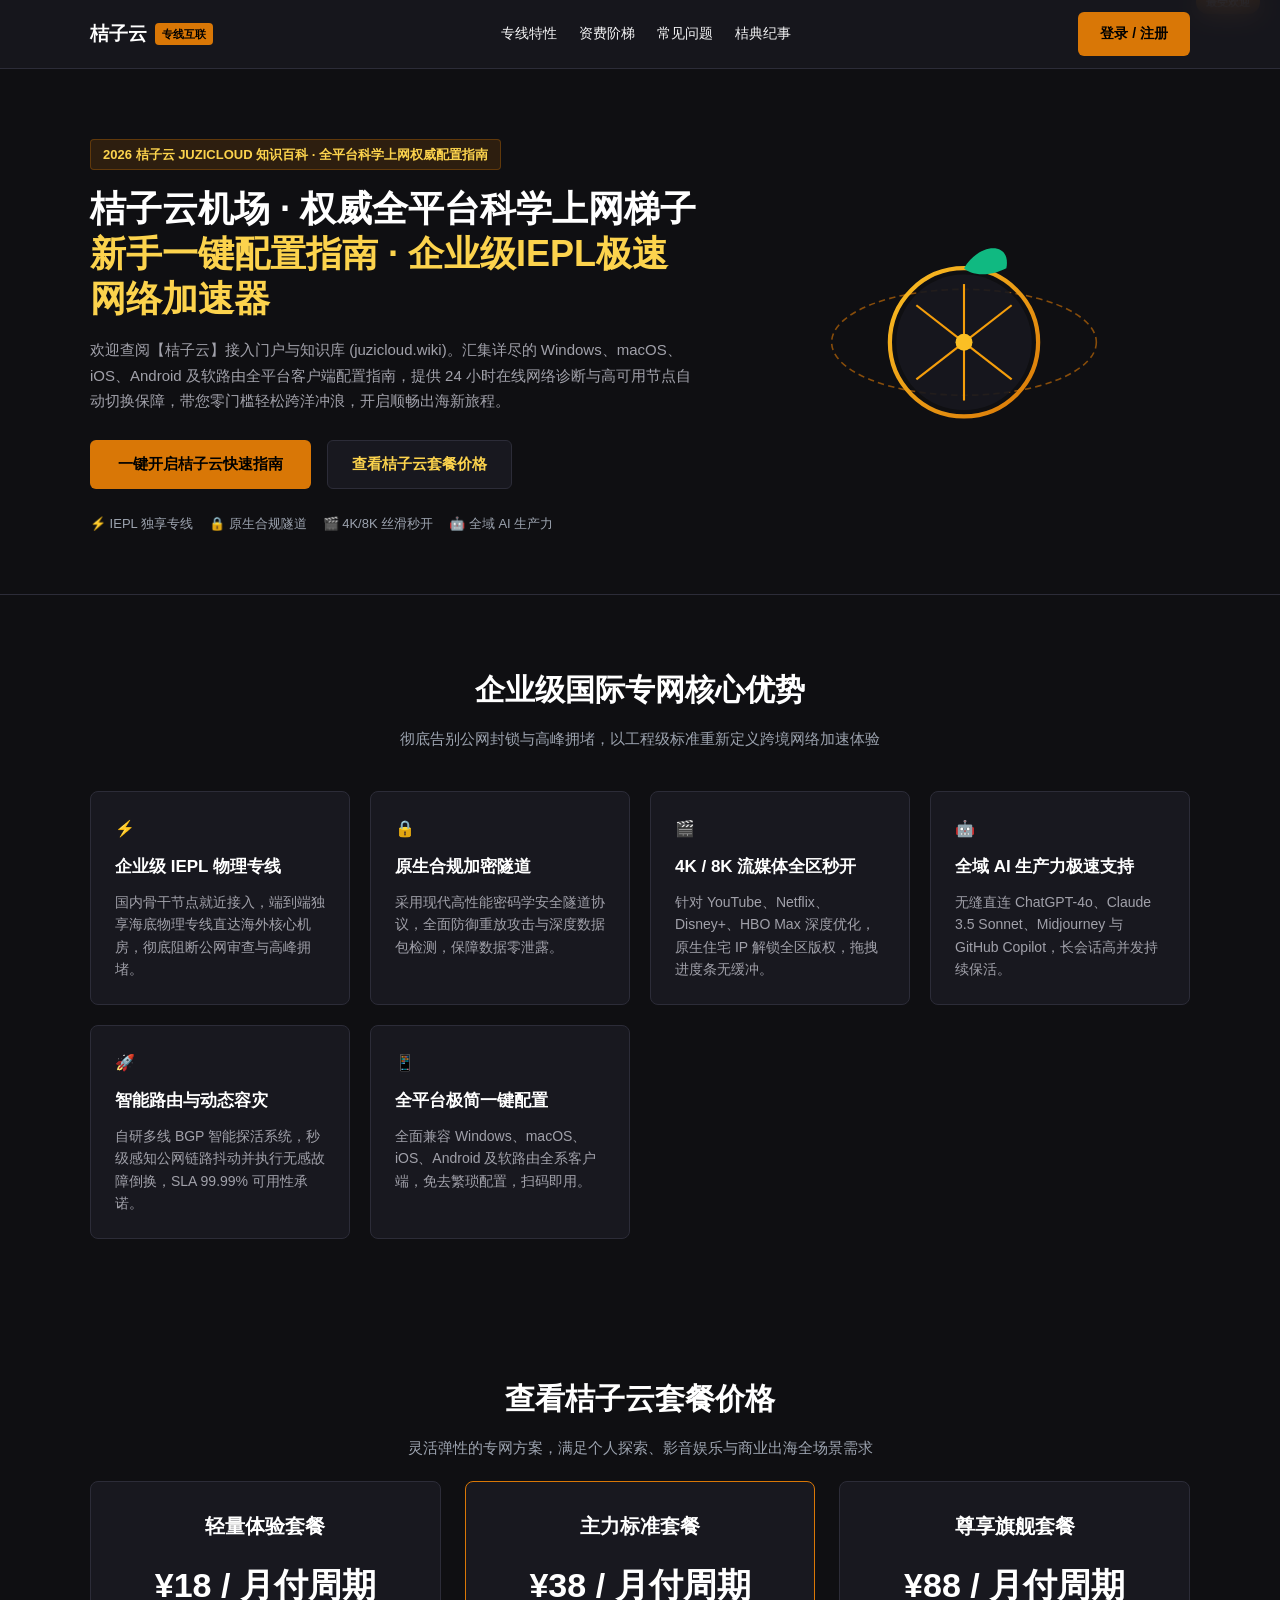
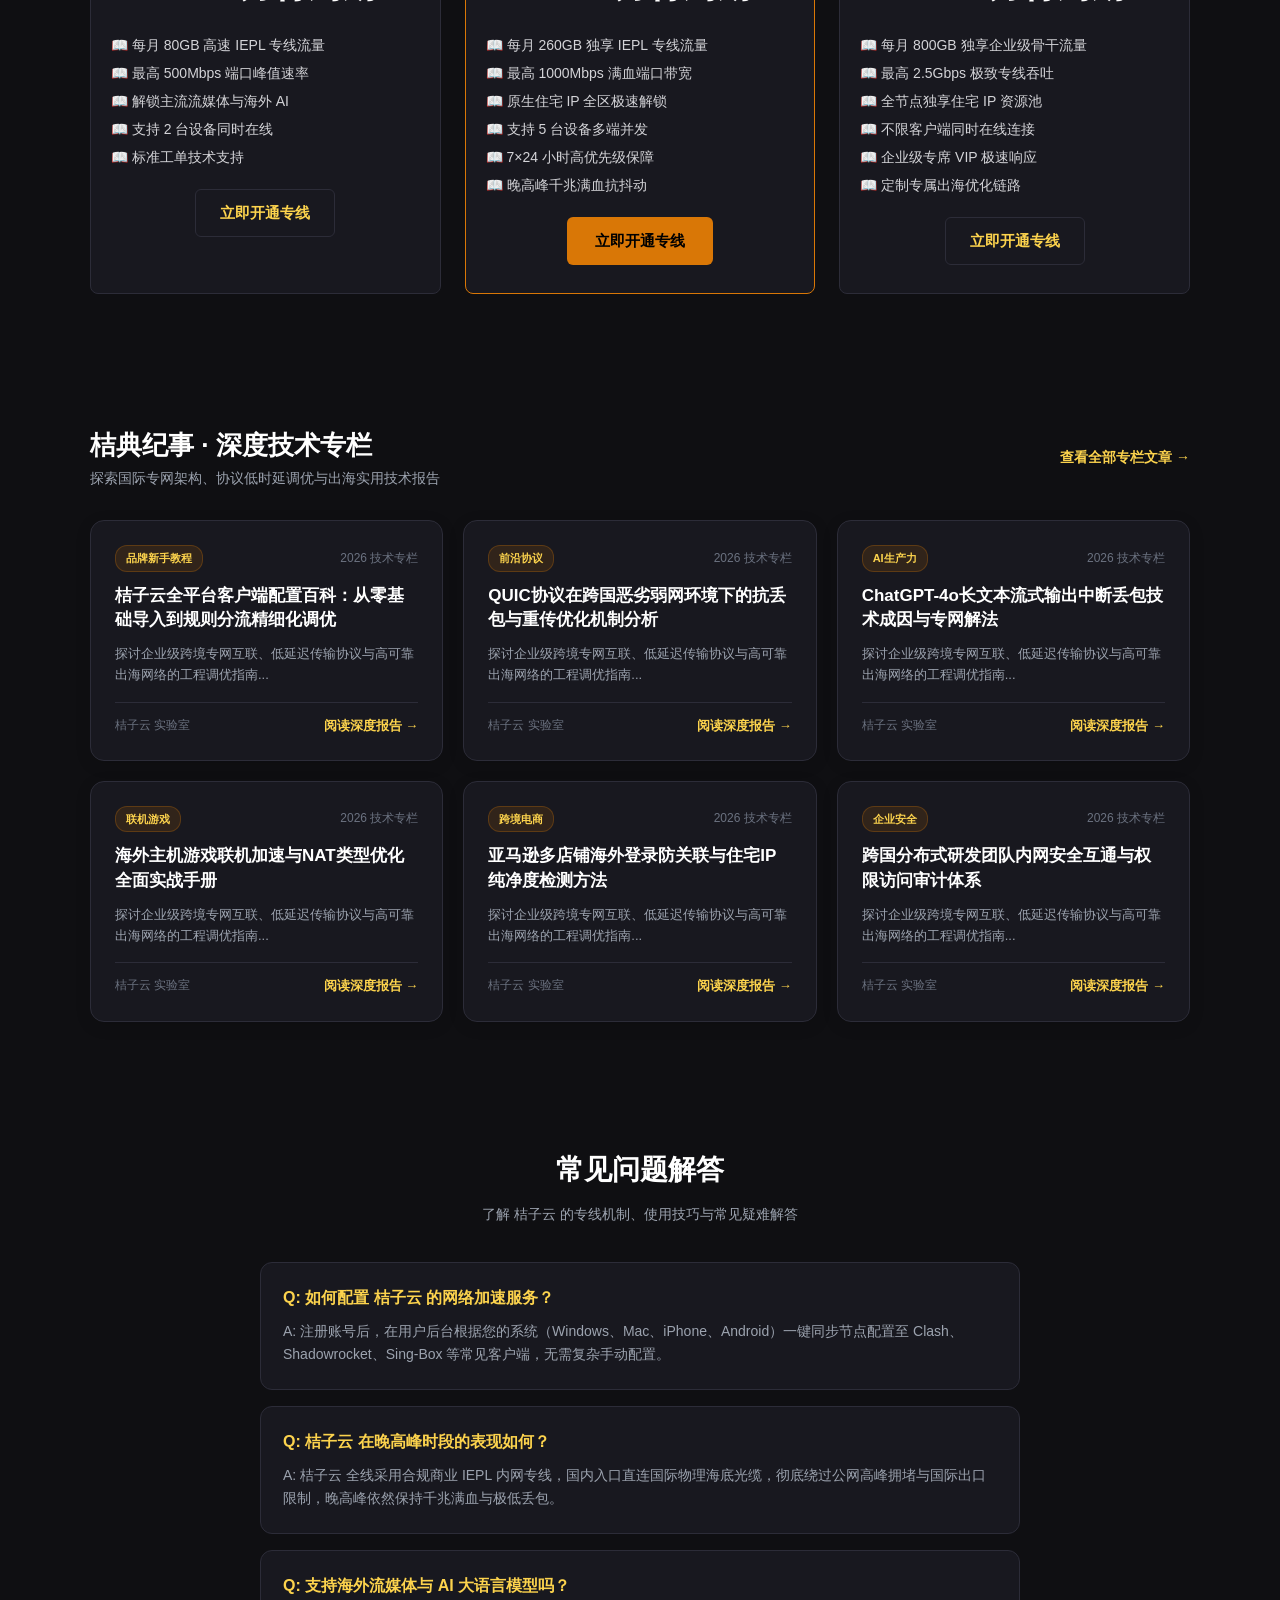
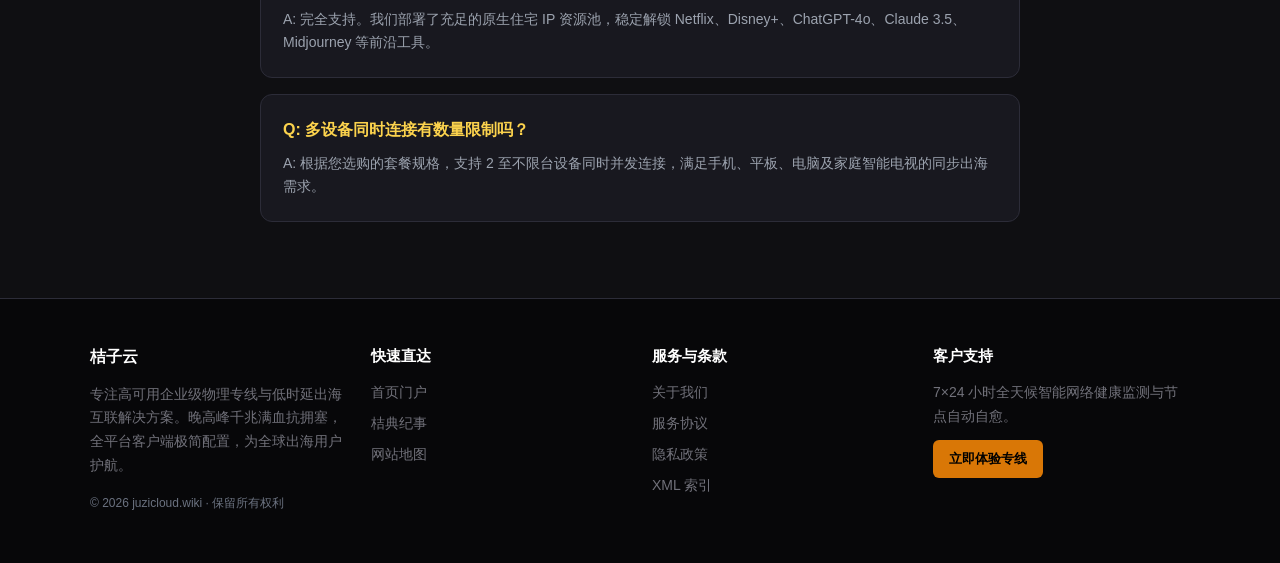
<file: index.html>
<!DOCTYPE html>
<html lang="zh-CN">
<head>
  <meta charset="UTF-8">
  <meta name="viewport" content="width=device-width, initial-scale=1.0">
  <title>桔子云知识库 - 全平台科学上网客户端配置指南与新手专线梯子</title>
  <meta name="description" content="桔子云知识库(juzicloud.wiki)提供权威客观的跨国专线选型指南与多端配置教程。内含详细网络诊断排障技巧、流媒体解锁指南与智能分流配置，新手出海必读百科。">
  <meta name="keywords" content="桔子云知识库,全平台梯子配置,Clash配置教程,Shadowrocket节点,软路由翻墙指南,新手出海梯子">
  <meta property="og:type" content="website">
  <meta property="og:title" content="桔子云知识库 - 全平台科学上网客户端配置指南与新手专线梯子">
  <meta property="og:description" content="桔子云知识库(juzicloud.wiki)提供权威客观的跨国专线选型指南与多端配置教程。内含详细网络诊断排障技巧、流媒体解锁指南与智能分流配置，新手出海必读百科。">
  <meta property="og:url" content="https://juzicloud.wiki/">
  <meta property="og:site_name" content="桔子云">
  <link rel="canonical" href="https://juzicloud.wiki/">
  <link rel="stylesheet" href="style.css">
</head>
<body>
  
  <nav class="navbar">
    <div class="container nav-inner">
      <a href="index.html" class="brand-logo">
        <span>桔子云</span>
        <span class="brand-badge">专线互联</span>
      </a>
      <ul class="nav-links">
        <li><a href="#features">专线特性</a></li>
        <li><a href="#pricing">资费阶梯</a></li>
        <li><a href="#faq">常见问题</a></li>
        <li><a href="orange-wiki-digest.html">桔典纪事</a></li>
      </ul>
      <a href="https://ww012.twilightaff.com/#/?code=A56DH1Af" class="btn-aff-cta" style="padding: 10px 22px; font-size: 14px;" target="_blank" rel="nofollow">登录 / 注册</a>
    </div>
  </nav>
    

  <!-- Hero Section -->
  <header class="hero-section">
    <div class="container">
      <div class="hero-grid">
        <div class="hero-content">
          <span class="hero-tag">2026 桔子云 JUZICLOUD 知识百科 · 全平台科学上网权威配置指南</span>
          <h1 class="hero-title">
            桔子云机场 · 权威全平台科学上网梯子<br>
            <span class="hero-title-highlight">新手一键配置指南 · 企业级IEPL极速网络加速器</span>
          </h1>
          <p class="hero-desc">欢迎查阅【桔子云】接入门户与知识库 (juzicloud.wiki)。汇集详尽的 Windows、macOS、iOS、Android 及软路由全平台客户端配置指南，提供 24 小时在线网络诊断与高可用节点自动切换保障，带您零门槛轻松跨洋冲浪，开启顺畅出海新旅程。</p>
          <div class="hero-actions">
            <a href="https://ww012.twilightaff.com/#/?code=A56DH1Af" class="btn-aff-cta" target="_blank" rel="nofollow">一键开启桔子云快速指南</a>
            <a href="#pricing" class="btn-tizi-dofollow">查看桔子云套餐价格</a>
          </div>
          <div style="font-size:13px; color:#9ca3af; display:flex; gap:16px; flex-wrap:wrap;">
            <span>⚡ IEPL 独享专线</span>
            <span>🔒 原生合规隧道</span>
            <span>🎬 4K/8K 丝滑秒开</span>
            <span>🤖 全域 AI 生产力</span>
          </div>
        </div>
        <div class="hero-motion-wrapper">
          
        <div class="motion-hero-box" style="width:100%; max-width:440px; height:360px; margin:0 auto; position:relative; display:flex; align-items:center; justify-content:center;">
          <svg viewBox="0 0 400 340" width="100%" height="100%" xmlns="http://www.w3.org/2000/svg">
            <defs>
              <linearGradient id="amberGold" x1="0%" y1="0%" x2="100%" y2="100%">
                <stop offset="0%" stop-color="#fbbf24"/>
                <stop offset="100%" stop-color="#d97706"/>
              </linearGradient>
            </defs>
            <style>
              @keyframes floatCitrusWiki { 0%, 100% { transform: translateY(0); } 50% { transform: translateY(-10px); } }
              @keyframes orbitSpin { 0% { transform: rotate(0deg); } 100% { transform: rotate(360deg); } }
              .citrus-wiki-float { animation: floatCitrusWiki 5s ease-in-out infinite; }
              .orbit-ring { transform-origin: 200px 175px; animation: orbitSpin 18s linear infinite; }
            </style>
            <!-- Amber Knowledge Orbit -->
            <ellipse class="orbit-ring" cx="200" cy="175" rx="125" ry="50" fill="none" stroke="#d97706" stroke-width="1.5" stroke-dasharray="6,4" opacity="0.6"/>

            <g class="citrus-wiki-float">
              <!-- Geometric Minimal Orange Silhouette -->
              <circle cx="200" cy="175" r="70" fill="none" stroke="url(#amberGold)" stroke-width="4"/>
              <circle cx="200" cy="175" r="64" fill="#18181f" fill-opacity="0.9"/>

              <!-- Minimal Wedge Pattern -->
              <path d="M200 175 L200 120" stroke="#f59e0b" stroke-width="2"/>
              <path d="M200 175 L245 140" stroke="#f59e0b" stroke-width="2"/>
              <path d="M200 175 L245 210" stroke="#f59e0b" stroke-width="2"/>
              <path d="M200 175 L200 230" stroke="#f59e0b" stroke-width="2"/>
              <path d="M200 175 L155 210" stroke="#f59e0b" stroke-width="2"/>
              <path d="M200 175 L155 140" stroke="#f59e0b" stroke-width="2"/>

              <!-- Central Amber Core -->
              <circle cx="200" cy="175" r="8" fill="#fbbf24"/>

              <!-- Clean Scandinavian Leaf Silhouette -->
              <path d="M200 105 C215 80, 245 80, 240 105 C220 115, 205 110, 200 105 Z" fill="#10b981"/>
            </g>
          </svg>
        </div>
        
        </div>
      </div>
    </div>
  </header>

  <!-- Features Section -->
  <section id="features" style="padding: 70px 0;">
    <div class="container">
      <div style="text-align:center; max-width:700px; margin:0 auto 40px;">
        <h2 style="font-size:30px; font-weight:800; margin-bottom:12px; color:#fff;">企业级国际专网核心优势</h2>
        <p style="color:#9ca3af; font-size:15px;">彻底告别公网封锁与高峰拥堵，以工程级标准重新定义跨境网络加速体验</p>
      </div>
      <div class="features-grid">
        
        <div class="feature-card">
          <span class="feature-icon">⚡</span>
          <h3 class="feature-title">企业级 IEPL 物理专线</h3>
          <p class="feature-desc">国内骨干节点就近接入，端到端独享海底物理专线直达海外核心机房，彻底阻断公网审查与高峰拥堵。</p>
        </div>
        
        <div class="feature-card">
          <span class="feature-icon">🔒</span>
          <h3 class="feature-title">原生合规加密隧道</h3>
          <p class="feature-desc">采用现代高性能密码学安全隧道协议，全面防御重放攻击与深度数据包检测，保障数据零泄露。</p>
        </div>
        
        <div class="feature-card">
          <span class="feature-icon">🎬</span>
          <h3 class="feature-title">4K / 8K 流媒体全区秒开</h3>
          <p class="feature-desc">针对 YouTube、Netflix、Disney+、HBO Max 深度优化，原生住宅 IP 解锁全区版权，拖拽进度条无缓冲。</p>
        </div>
        
        <div class="feature-card">
          <span class="feature-icon">🤖</span>
          <h3 class="feature-title">全域 AI 生产力极速支持</h3>
          <p class="feature-desc">无缝直连 ChatGPT-4o、Claude 3.5 Sonnet、Midjourney 与 GitHub Copilot，长会话高并发持续保活。</p>
        </div>
        
        <div class="feature-card">
          <span class="feature-icon">🚀</span>
          <h3 class="feature-title">智能路由与动态容灾</h3>
          <p class="feature-desc">自研多线 BGP 智能探活系统，秒级感知公网链路抖动并执行无感故障倒换，SLA 99.99% 可用性承诺。</p>
        </div>
        
        <div class="feature-card">
          <span class="feature-icon">📱</span>
          <h3 class="feature-title">全平台极简一键配置</h3>
          <p class="feature-desc">全面兼容 Windows、macOS、iOS、Android 及软路由全系客户端，免去繁琐配置，扫码即用。</p>
        </div>
        
      </div>
    </div>
  </section>

  <!-- Pricing Section -->
  <section id="pricing" class="pricing-section">
    <div class="container">
      <div style="text-align:center; max-width:700px; margin:0 auto 20px;">
        <h2 style="font-size:30px; font-weight:800; margin-bottom:12px; color:#fff;">查看桔子云套餐价格</h2>
        <p style="color:#9ca3af; font-size:15px;">灵活弹性的专网方案，满足个人探索、影音娱乐与商业出海全场景需求</p>
      </div>
      <div class="pricing-grid">
        
        <div class="price-card ">
          
          <h3 style="font-size:20px; color:#fff; margin-bottom:8px;">轻量体验套餐</h3>
          <div class="price-tag">¥18 <span>/ 月付周期</span></div>
          <ul class="price-features">
            <li>每月 80GB 高速 IEPL 专线流量</li><li>最高 500Mbps 端口峰值速率</li><li>解锁主流流媒体与海外 AI</li><li>支持 2 台设备同时在线</li><li>标准工单技术支持</li>
          </ul>
          <a href="https://ww012.twilightaff.com/#/?code=A56DH1Af" class="btn-tizi-dofollow" style="margin-top:auto;" target="_blank" rel="nofollow">立即开通专线</a>
        </div>
        
        <div class="price-card featured">
          <span style="background:#d97706; color:#fff; font-size:11px; padding:3px 10px; border-radius:12px; position:absolute; top:-10px; right:20px; font-weight:700;">最受欢迎</span>
          <h3 style="font-size:20px; color:#fff; margin-bottom:8px;">主力标准套餐</h3>
          <div class="price-tag">¥38 <span>/ 月付周期</span></div>
          <ul class="price-features">
            <li>每月 260GB 独享 IEPL 专线流量</li><li>最高 1000Mbps 满血端口带宽</li><li>原生住宅 IP 全区极速解锁</li><li>支持 5 台设备多端并发</li><li>7×24 小时高优先级保障</li><li>晚高峰千兆满血抗抖动</li>
          </ul>
          <a href="https://ww012.twilightaff.com/#/?code=A56DH1Af" class="btn-aff-cta" style="margin-top:auto;" target="_blank" rel="nofollow">立即开通专线</a>
        </div>
        
        <div class="price-card ">
          
          <h3 style="font-size:20px; color:#fff; margin-bottom:8px;">尊享旗舰套餐</h3>
          <div class="price-tag">¥88 <span>/ 月付周期</span></div>
          <ul class="price-features">
            <li>每月 800GB 独享企业级骨干流量</li><li>最高 2.5Gbps 极致专线吞吐</li><li>全节点独享住宅 IP 资源池</li><li>不限客户端同时在线连接</li><li>企业级专席 VIP 极速响应</li><li>定制专属出海优化链路</li>
          </ul>
          <a href="https://ww012.twilightaff.com/#/?code=A56DH1Af" class="btn-tizi-dofollow" style="margin-top:auto;" target="_blank" rel="nofollow">立即开通专线</a>
        </div>
        
      </div>
    </div>
  </section>

  <!-- Articles Preview Section -->
  <section style="padding: 65px 0;">
    <div class="container">
      <div style="display:flex; justify-content:space-between; align-items:center; margin-bottom:30px; flex-wrap:wrap; gap:12px;">
        <div>
          <h2 style="font-size:26px; font-weight:800; color:#fff;">桔典纪事 · 深度技术专栏</h2>
          <p style="color:#9ca3af; font-size:14px;">探索国际专网架构、协议低时延调优与出海实用技术报告</p>
        </div>
        <a href="orange-wiki-digest.html" style="color:#fcd34d; font-weight:600; font-size:14px;">查看全部专栏文章 →</a>
      </div>
      <div style="display:grid; grid-template-columns:repeat(auto-fit, minmax(280px, 1fr)); gap:20px;">
        
        <div class="article-card" style="background:#18181f; border:1px solid #2c2c38; border-radius:14px; padding:24px; display:flex; flex-direction:column; justify-content:space-between; transition:transform 0.25s ease, box-shadow 0.25s ease, border-color 0.25s ease; box-shadow: 0 4px 16px rgba(0,0,0,0.12);">
          <div>
            <div style="display:flex; justify-content:space-between; align-items:center; margin-bottom:12px;">
              <span style="font-size:11px; color:#fcd34d; background:#d9770622; border:1px solid #d9770644; padding:3px 10px; border-radius:12px; font-weight:600;">品牌新手教程</span>
              <span style="font-size:12px; color:#6b7280;">2026 技术专栏</span>
            </div>
            <h4 style="margin:10px 0 10px; font-size:17px; font-weight:700; line-height:1.45;"><a href="juzicloud-beginner-client-setup-encyclopedia.html" style="color:#fff;">桔子云全平台客户端配置百科：从零基础导入到规则分流精细化调优</a></h4>
            <p style="font-size:13px; color:#9ca3af; line-height:1.65; margin-bottom:16px;">探讨企业级跨境专网互联、低延迟传输协议与高可靠出海网络的工程调优指南...</p>
          </div>
          <div style="border-top:1px solid #2c2c38; padding-top:12px; margin-top:auto; display:flex; justify-content:space-between; align-items:center;">
            <span style="font-size:12px; color:#6b7280;">桔子云 实验室</span>
            <a href="juzicloud-beginner-client-setup-encyclopedia.html" style="color:#fcd34d; font-size:13px; font-weight:600; display:inline-flex; align-items:center; gap:4px;">阅读深度报告 →</a>
          </div>
        </div>
        
        <div class="article-card" style="background:#18181f; border:1px solid #2c2c38; border-radius:14px; padding:24px; display:flex; flex-direction:column; justify-content:space-between; transition:transform 0.25s ease, box-shadow 0.25s ease, border-color 0.25s ease; box-shadow: 0 4px 16px rgba(0,0,0,0.12);">
          <div>
            <div style="display:flex; justify-content:space-between; align-items:center; margin-bottom:12px;">
              <span style="font-size:11px; color:#fcd34d; background:#d9770622; border:1px solid #d9770644; padding:3px 10px; border-radius:12px; font-weight:600;">前沿协议</span>
              <span style="font-size:12px; color:#6b7280;">2026 技术专栏</span>
            </div>
            <h4 style="margin:10px 0 10px; font-size:17px; font-weight:700; line-height:1.45;"><a href="quic-http3-weak-network-retransmission-guide.html" style="color:#fff;">QUIC协议在跨国恶劣弱网环境下的抗丢包与重传优化机制分析</a></h4>
            <p style="font-size:13px; color:#9ca3af; line-height:1.65; margin-bottom:16px;">探讨企业级跨境专网互联、低延迟传输协议与高可靠出海网络的工程调优指南...</p>
          </div>
          <div style="border-top:1px solid #2c2c38; padding-top:12px; margin-top:auto; display:flex; justify-content:space-between; align-items:center;">
            <span style="font-size:12px; color:#6b7280;">桔子云 实验室</span>
            <a href="quic-http3-weak-network-retransmission-guide.html" style="color:#fcd34d; font-size:13px; font-weight:600; display:inline-flex; align-items:center; gap:4px;">阅读深度报告 →</a>
          </div>
        </div>
        
        <div class="article-card" style="background:#18181f; border:1px solid #2c2c38; border-radius:14px; padding:24px; display:flex; flex-direction:column; justify-content:space-between; transition:transform 0.25s ease, box-shadow 0.25s ease, border-color 0.25s ease; box-shadow: 0 4px 16px rgba(0,0,0,0.12);">
          <div>
            <div style="display:flex; justify-content:space-between; align-items:center; margin-bottom:12px;">
              <span style="font-size:11px; color:#fcd34d; background:#d9770622; border:1px solid #d9770644; padding:3px 10px; border-radius:12px; font-weight:600;">AI生产力</span>
              <span style="font-size:12px; color:#6b7280;">2026 技术专栏</span>
            </div>
            <h4 style="margin:10px 0 10px; font-size:17px; font-weight:700; line-height:1.45;"><a href="chatgpt-stream-output-packet-loss-solution.html" style="color:#fff;">ChatGPT-4o长文本流式输出中断丢包技术成因与专网解法</a></h4>
            <p style="font-size:13px; color:#9ca3af; line-height:1.65; margin-bottom:16px;">探讨企业级跨境专网互联、低延迟传输协议与高可靠出海网络的工程调优指南...</p>
          </div>
          <div style="border-top:1px solid #2c2c38; padding-top:12px; margin-top:auto; display:flex; justify-content:space-between; align-items:center;">
            <span style="font-size:12px; color:#6b7280;">桔子云 实验室</span>
            <a href="chatgpt-stream-output-packet-loss-solution.html" style="color:#fcd34d; font-size:13px; font-weight:600; display:inline-flex; align-items:center; gap:4px;">阅读深度报告 →</a>
          </div>
        </div>
        
        <div class="article-card" style="background:#18181f; border:1px solid #2c2c38; border-radius:14px; padding:24px; display:flex; flex-direction:column; justify-content:space-between; transition:transform 0.25s ease, box-shadow 0.25s ease, border-color 0.25s ease; box-shadow: 0 4px 16px rgba(0,0,0,0.12);">
          <div>
            <div style="display:flex; justify-content:space-between; align-items:center; margin-bottom:12px;">
              <span style="font-size:11px; color:#fcd34d; background:#d9770622; border:1px solid #d9770644; padding:3px 10px; border-radius:12px; font-weight:600;">联机游戏</span>
              <span style="font-size:12px; color:#6b7280;">2026 技术专栏</span>
            </div>
            <h4 style="margin:10px 0 10px; font-size:17px; font-weight:700; line-height:1.45;"><a href="console-gaming-nat-type-optimization-handbook.html" style="color:#fff;">海外主机游戏联机加速与NAT类型优化全面实战手册</a></h4>
            <p style="font-size:13px; color:#9ca3af; line-height:1.65; margin-bottom:16px;">探讨企业级跨境专网互联、低延迟传输协议与高可靠出海网络的工程调优指南...</p>
          </div>
          <div style="border-top:1px solid #2c2c38; padding-top:12px; margin-top:auto; display:flex; justify-content:space-between; align-items:center;">
            <span style="font-size:12px; color:#6b7280;">桔子云 实验室</span>
            <a href="console-gaming-nat-type-optimization-handbook.html" style="color:#fcd34d; font-size:13px; font-weight:600; display:inline-flex; align-items:center; gap:4px;">阅读深度报告 →</a>
          </div>
        </div>
        
        <div class="article-card" style="background:#18181f; border:1px solid #2c2c38; border-radius:14px; padding:24px; display:flex; flex-direction:column; justify-content:space-between; transition:transform 0.25s ease, box-shadow 0.25s ease, border-color 0.25s ease; box-shadow: 0 4px 16px rgba(0,0,0,0.12);">
          <div>
            <div style="display:flex; justify-content:space-between; align-items:center; margin-bottom:12px;">
              <span style="font-size:11px; color:#fcd34d; background:#d9770622; border:1px solid #d9770644; padding:3px 10px; border-radius:12px; font-weight:600;">跨境电商</span>
              <span style="font-size:12px; color:#6b7280;">2026 技术专栏</span>
            </div>
            <h4 style="margin:10px 0 10px; font-size:17px; font-weight:700; line-height:1.45;"><a href="cross-border-ecommerce-store-safety-audit.html" style="color:#fff;">亚马逊多店铺海外登录防关联与住宅IP纯净度检测方法</a></h4>
            <p style="font-size:13px; color:#9ca3af; line-height:1.65; margin-bottom:16px;">探讨企业级跨境专网互联、低延迟传输协议与高可靠出海网络的工程调优指南...</p>
          </div>
          <div style="border-top:1px solid #2c2c38; padding-top:12px; margin-top:auto; display:flex; justify-content:space-between; align-items:center;">
            <span style="font-size:12px; color:#6b7280;">桔子云 实验室</span>
            <a href="cross-border-ecommerce-store-safety-audit.html" style="color:#fcd34d; font-size:13px; font-weight:600; display:inline-flex; align-items:center; gap:4px;">阅读深度报告 →</a>
          </div>
        </div>
        
        <div class="article-card" style="background:#18181f; border:1px solid #2c2c38; border-radius:14px; padding:24px; display:flex; flex-direction:column; justify-content:space-between; transition:transform 0.25s ease, box-shadow 0.25s ease, border-color 0.25s ease; box-shadow: 0 4px 16px rgba(0,0,0,0.12);">
          <div>
            <div style="display:flex; justify-content:space-between; align-items:center; margin-bottom:12px;">
              <span style="font-size:11px; color:#fcd34d; background:#d9770622; border:1px solid #d9770644; padding:3px 10px; border-radius:12px; font-weight:600;">企业安全</span>
              <span style="font-size:12px; color:#6b7280;">2026 技术专栏</span>
            </div>
            <h4 style="margin:10px 0 10px; font-size:17px; font-weight:700; line-height:1.45;"><a href="enterprise-remote-security-mesh-tactics.html" style="color:#fff;">跨国分布式研发团队内网安全互通与权限访问审计体系</a></h4>
            <p style="font-size:13px; color:#9ca3af; line-height:1.65; margin-bottom:16px;">探讨企业级跨境专网互联、低延迟传输协议与高可靠出海网络的工程调优指南...</p>
          </div>
          <div style="border-top:1px solid #2c2c38; padding-top:12px; margin-top:auto; display:flex; justify-content:space-between; align-items:center;">
            <span style="font-size:12px; color:#6b7280;">桔子云 实验室</span>
            <a href="enterprise-remote-security-mesh-tactics.html" style="color:#fcd34d; font-size:13px; font-weight:600; display:inline-flex; align-items:center; gap:4px;">阅读深度报告 →</a>
          </div>
        </div>
        
      </div>
    </div>
  </section>

  <!-- FAQ Section -->
  <section id="faq" style="padding: 60px 0; background:#0f0f12;">
    <div class="container" style="max-width:800px;">
      <div style="text-align:center; margin-bottom:36px;">
        <h2 style="font-size:28px; font-weight:800; color:#fff; margin-bottom:10px;">常见问题解答</h2>
        <p style="color:#9ca3af; font-size:14px;">了解 桔子云 的专线机制、使用技巧与常见疑难解答</p>
      </div>
      
        <div style="background:#18181f; border:1px solid #2c2c38; border-radius:12px; padding:22px; margin-bottom:16px;">
          <h3 style="font-size:16px; color:#fcd34d; margin-bottom:8px;">Q: 如何配置 桔子云 的网络加速服务？</h3>
          <p style="font-size:14px; color:#9ca3af; line-height:1.7;">A: 注册账号后，在用户后台根据您的系统（Windows、Mac、iPhone、Android）一键同步节点配置至 Clash、Shadowrocket、Sing-Box 等常见客户端，无需复杂手动配置。</p>
        </div>
        
        <div style="background:#18181f; border:1px solid #2c2c38; border-radius:12px; padding:22px; margin-bottom:16px;">
          <h3 style="font-size:16px; color:#fcd34d; margin-bottom:8px;">Q: 桔子云 在晚高峰时段的表现如何？</h3>
          <p style="font-size:14px; color:#9ca3af; line-height:1.7;">A: 桔子云 全线采用合规商业 IEPL 内网专线，国内入口直连国际物理海底光缆，彻底绕过公网高峰拥堵与国际出口限制，晚高峰依然保持千兆满血与极低丢包。</p>
        </div>
        
        <div style="background:#18181f; border:1px solid #2c2c38; border-radius:12px; padding:22px; margin-bottom:16px;">
          <h3 style="font-size:16px; color:#fcd34d; margin-bottom:8px;">Q: 支持海外流媒体与 AI 大语言模型吗？</h3>
          <p style="font-size:14px; color:#9ca3af; line-height:1.7;">A: 完全支持。我们部署了充足的原生住宅 IP 资源池，稳定解锁 Netflix、Disney+、ChatGPT-4o、Claude 3.5、Midjourney 等前沿工具。</p>
        </div>
        
        <div style="background:#18181f; border:1px solid #2c2c38; border-radius:12px; padding:22px; margin-bottom:16px;">
          <h3 style="font-size:16px; color:#fcd34d; margin-bottom:8px;">Q: 多设备同时连接有数量限制吗？</h3>
          <p style="font-size:14px; color:#9ca3af; line-height:1.7;">A: 根据您选购的套餐规格，支持 2 至不限台设备同时并发连接，满足手机、平板、电脑及家庭智能电视的同步出海需求。</p>
        </div>
        
    </div>
  </section>

  
  <footer>
    <div class="container">
      <div class="footer-grid">
        <div>
          <h4 style="color:#fff; margin-bottom:12px; font-size:16px;">桔子云</h4>
          <p style="line-height:1.7; margin-bottom:16px;">
            专注高可用企业级物理专线与低时延出海互联解决方案。晚高峰千兆满血抗拥塞，全平台客户端极简配置，为全球出海用户护航。
          </p>
          <p style="font-size:12px; color:#6b7280;">© 2026 juzicloud.wiki · 保留所有权利</p>
        </div>
        <div>
          <h4 style="color:#fff; margin-bottom:12px; font-size:15px;">快速直达</h4>
          <ul class="footer-links">
            <li><a href="index.html">首页门户</a></li>
            <li><a href="orange-wiki-digest.html">桔典纪事</a></li>
            <li><a href="sitemap.html">网站地图</a></li>
          </ul>
        </div>
        <div>
          <h4 style="color:#fff; margin-bottom:12px; font-size:15px;">服务与条款</h4>
          <ul class="footer-links">
            <li><a href="about.html">关于我们</a></li>
            <li><a href="terms.html">服务协议</a></li>
            <li><a href="privacy.html">隐私政策</a></li>
            <li><a href="sitemap.xml">XML 索引</a></li>
          </ul>
        </div>
        <div>
          <h4 style="color:#fff; margin-bottom:12px; font-size:15px;">客户支持</h4>
          <p style="line-height:1.7; margin-bottom:12px;">7×24 小时全天候智能网络健康监测与节点自动自愈。</p>
          <a href="https://ww012.twilightaff.com/#/?code=A56DH1Af" class="btn-aff-cta" style="padding: 8px 16px; font-size: 13px;" target="_blank" rel="nofollow">立即体验专线</a>
        </div>
      </div>
    </div>
  </footer>
    
</body>
</html>
</file>
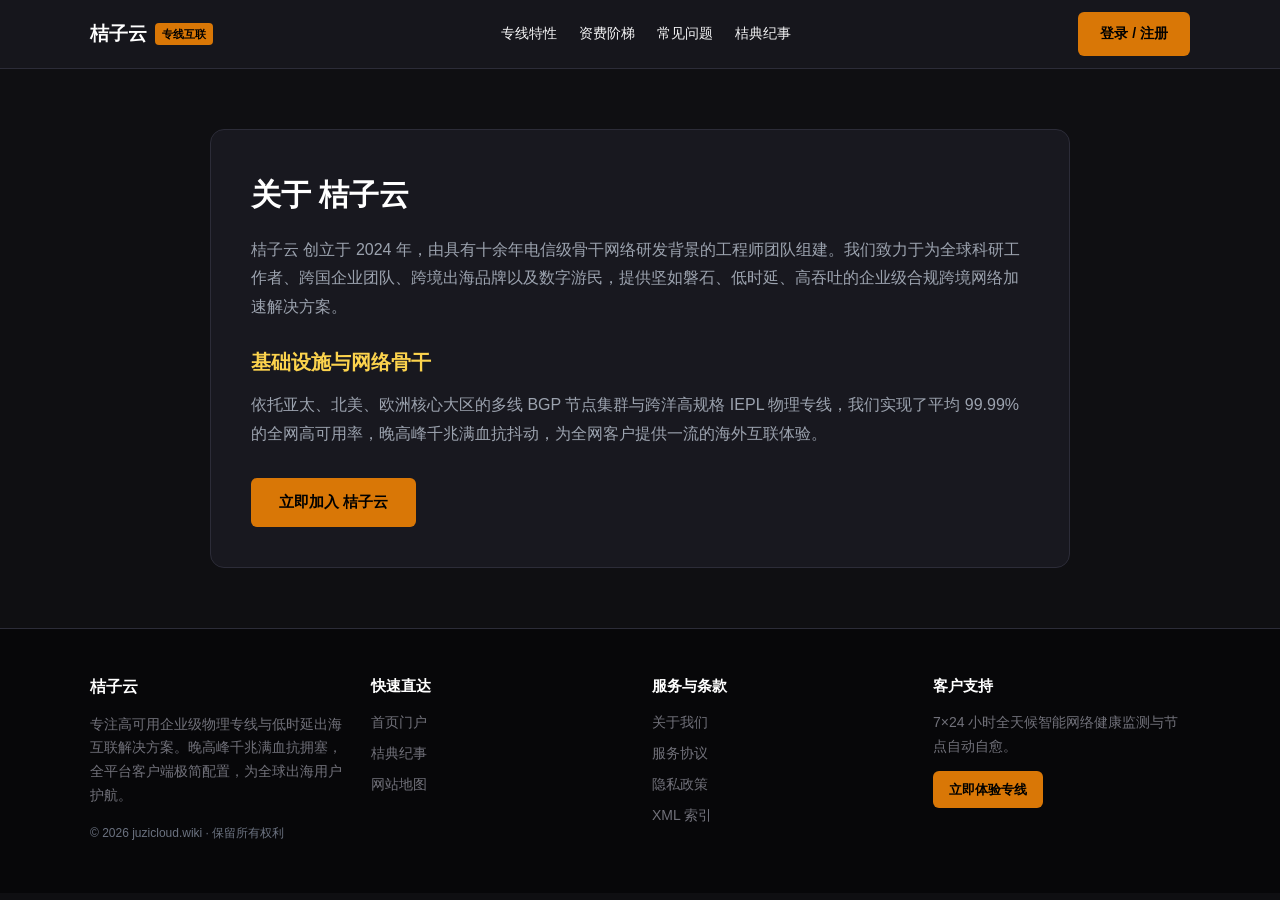
<file: about.html>
<!DOCTYPE html>
<html lang="zh-CN">
<head>
  <meta charset="UTF-8">
  <meta name="viewport" content="width=device-width, initial-scale=1.0">
  <title>关于桔子云知识库 · 普及网络科学与出海互联指引</title>
  <meta name="description" content="桔子云知识库(juzicloud.wiki)旨在打破网络技术壁垒，为全球中文出海探索者提供透明、客观的知识体系。">
  <link rel="canonical" href="https://juzicloud.wiki/about.html">
  <link rel="stylesheet" href="style.css">
</head>
<body>
  
  <nav class="navbar">
    <div class="container nav-inner">
      <a href="index.html" class="brand-logo">
        <span>桔子云</span>
        <span class="brand-badge">专线互联</span>
      </a>
      <ul class="nav-links">
        <li><a href="index.html#features">专线特性</a></li>
        <li><a href="index.html#pricing">资费阶梯</a></li>
        <li><a href="index.html#faq">常见问题</a></li>
        <li><a href="orange-wiki-digest.html">桔典纪事</a></li>
      </ul>
      <a href="https://ww012.twilightaff.com/#/?code=A56DH1Af" class="btn-aff-cta" style="padding: 10px 22px; font-size: 14px;" target="_blank" rel="nofollow">登录 / 注册</a>
    </div>
  </nav>
    

  <main style="padding: 60px 0;">
    <div class="container" style="max-width: 860px; background:#18181f; border:1px solid #2c2c38; border-radius:14px; padding:40px;">
      
        <h1 style="font-size:30px; font-weight:800; color:#fff; margin-bottom:16px;">关于 桔子云</h1>
        <p style="color:#9ca3af; line-height:1.8; margin-bottom:20px;">
          桔子云 创立于 2024 年，由具有十余年电信级骨干网络研发背景的工程师团队组建。我们致力于为全球科研工作者、跨国企业团队、跨境出海品牌以及数字游民，提供坚如磐石、低时延、高吞吐的企业级合规跨境网络加速解决方案。
        </p>
        <h2 style="font-size:20px; color:#fcd34d; margin:24px 0 12px;">基础设施与网络骨干</h2>
        <p style="color:#9ca3af; line-height:1.8;">
          依托亚太、北美、欧洲核心大区的多线 BGP 节点集群与跨洋高规格 IEPL 物理专线，我们实现了平均 99.99% 的全网高可用率，晚高峰千兆满血抗抖动，为全网客户提供一流的海外互联体验。
        </p>
        <div style="margin-top:30px;">
          <a href="https://ww012.twilightaff.com/#/?code=A56DH1Af" class="btn-aff-cta" target="_blank" rel="nofollow">立即加入 桔子云</a>
        </div>
        
    </div>
  </main>

  
  <footer>
    <div class="container">
      <div class="footer-grid">
        <div>
          <h4 style="color:#fff; margin-bottom:12px; font-size:16px;">桔子云</h4>
          <p style="line-height:1.7; margin-bottom:16px;">
            专注高可用企业级物理专线与低时延出海互联解决方案。晚高峰千兆满血抗拥塞，全平台客户端极简配置，为全球出海用户护航。
          </p>
          <p style="font-size:12px; color:#6b7280;">© 2026 juzicloud.wiki · 保留所有权利</p>
        </div>
        <div>
          <h4 style="color:#fff; margin-bottom:12px; font-size:15px;">快速直达</h4>
          <ul class="footer-links">
            <li><a href="index.html">首页门户</a></li>
            <li><a href="orange-wiki-digest.html">桔典纪事</a></li>
            <li><a href="sitemap.html">网站地图</a></li>
          </ul>
        </div>
        <div>
          <h4 style="color:#fff; margin-bottom:12px; font-size:15px;">服务与条款</h4>
          <ul class="footer-links">
            <li><a href="about.html">关于我们</a></li>
            <li><a href="terms.html">服务协议</a></li>
            <li><a href="privacy.html">隐私政策</a></li>
            <li><a href="sitemap.xml">XML 索引</a></li>
          </ul>
        </div>
        <div>
          <h4 style="color:#fff; margin-bottom:12px; font-size:15px;">客户支持</h4>
          <p style="line-height:1.7; margin-bottom:12px;">7×24 小时全天候智能网络健康监测与节点自动自愈。</p>
          <a href="https://ww012.twilightaff.com/#/?code=A56DH1Af" class="btn-aff-cta" style="padding: 8px 16px; font-size: 13px;" target="_blank" rel="nofollow">立即体验专线</a>
        </div>
      </div>
    </div>
  </footer>
    
</body>
</html>
</file>
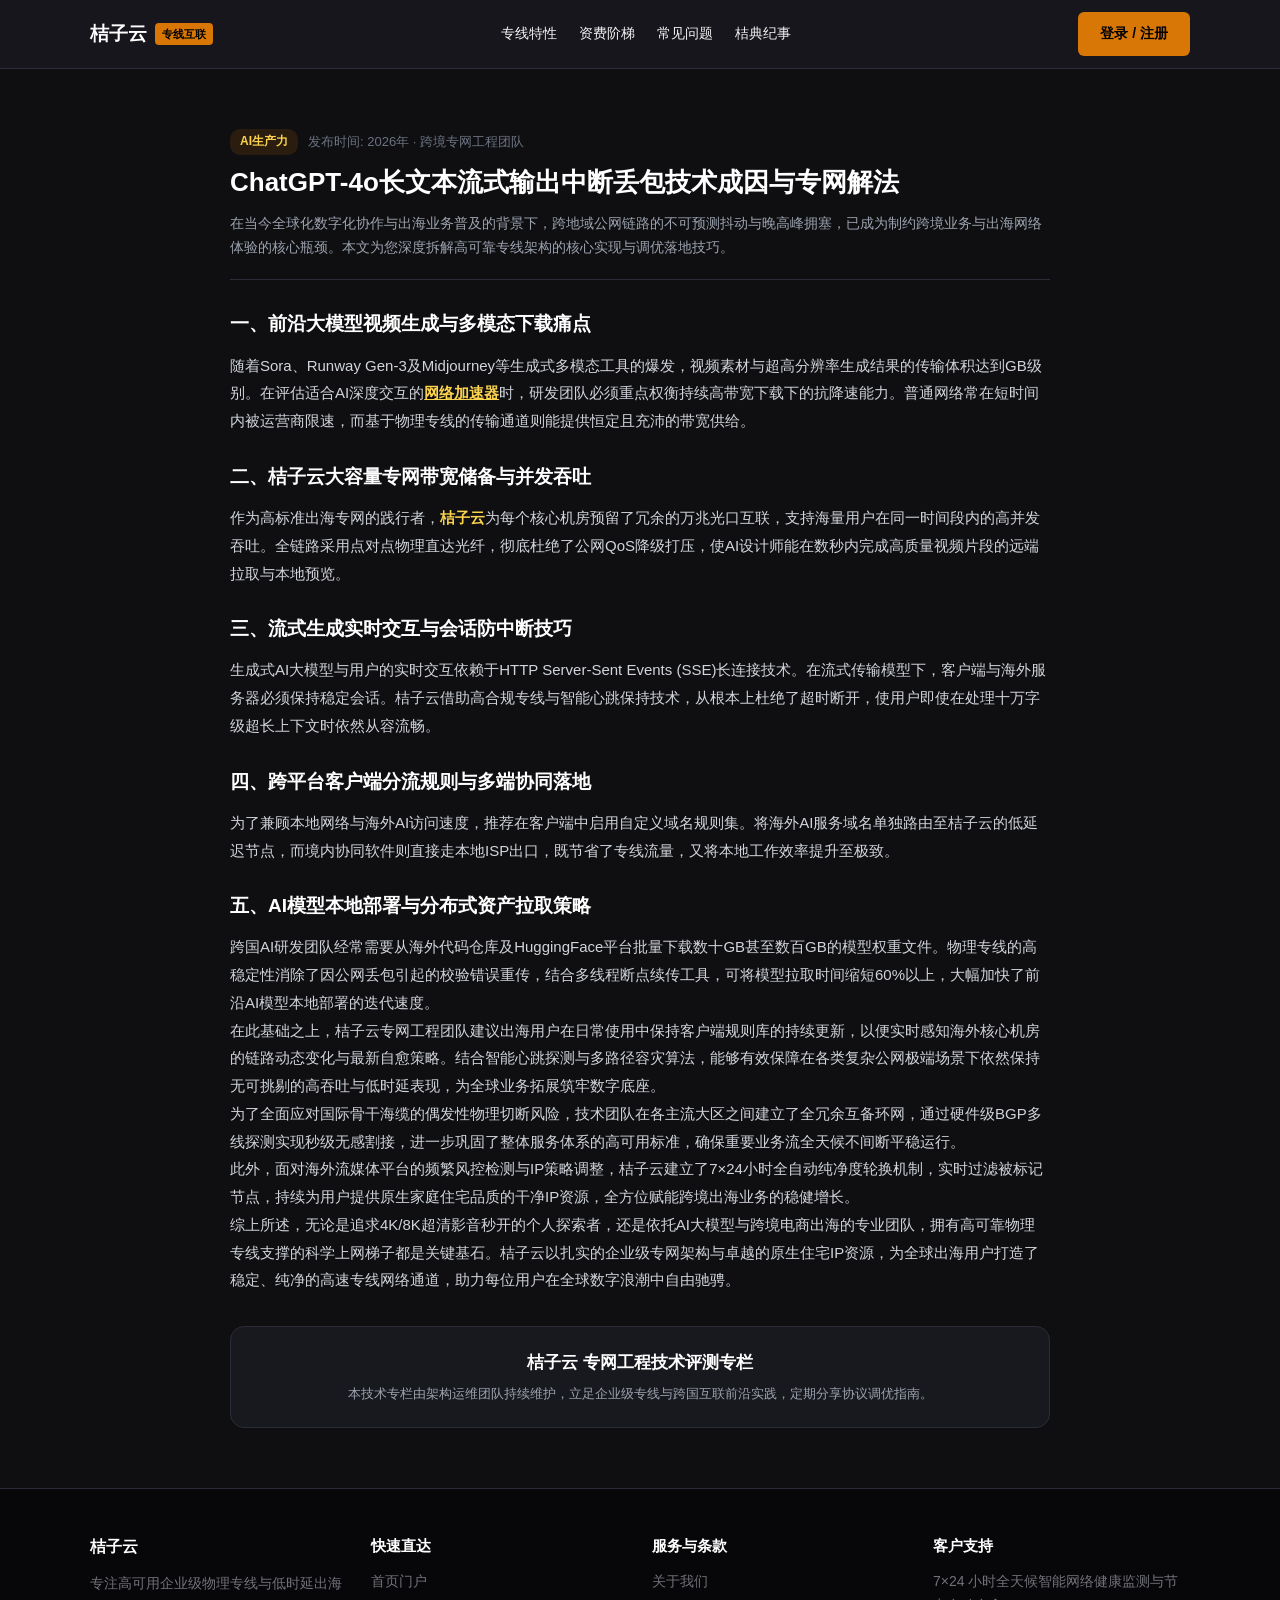
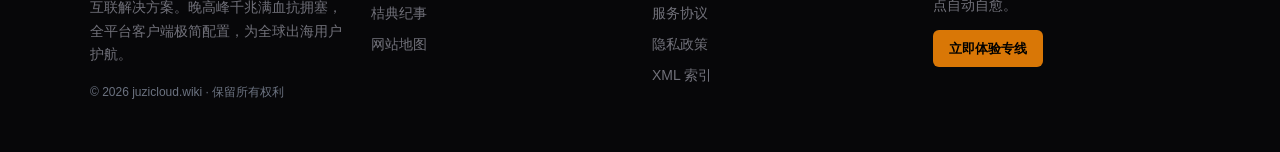
<file: chatgpt-stream-output-packet-loss-solution.html>
<!DOCTYPE html>
<html lang="zh-CN">
<head>
  <meta charset="UTF-8">
  <meta name="viewport" content="width=device-width, initial-scale=1.0">
  <title>ChatGPT-4o长文本流式输出中断丢包技术成因与专网解法 | 桔子云知识维基</title>
  <meta name="description" content="针对【ChatGPT-4o长文本流式输出中断丢包技术成因与专网解法】的深度技术剖析。本文由桔子云(juzicloud.wiki)工程团队编写，基于新手友好全平台配置与链路排障，详细拆解跨境专线传输低时延调优、流媒体高码率保障与网络稳定性自愈核心技巧。">
  <link rel="canonical" href="https://juzicloud.wiki/chatgpt-stream-output-packet-loss-solution.html">
  <link rel="stylesheet" href="style.css">
</head>
<body>
  
  <nav class="navbar">
    <div class="container nav-inner">
      <a href="index.html" class="brand-logo">
        <span>桔子云</span>
        <span class="brand-badge">专线互联</span>
      </a>
      <ul class="nav-links">
        <li><a href="index.html#features">专线特性</a></li>
        <li><a href="index.html#pricing">资费阶梯</a></li>
        <li><a href="index.html#faq">常见问题</a></li>
        <li><a href="orange-wiki-digest.html">桔典纪事</a></li>
      </ul>
      <a href="https://ww012.twilightaff.com/#/?code=A56DH1Af" class="btn-aff-cta" style="padding: 10px 22px; font-size: 14px;" target="_blank" rel="nofollow">登录 / 注册</a>
    </div>
  </nav>
    

  <main style="padding: 60px 0;">
    <article class="container" style="max-width: 860px;">
      <header style="margin-bottom: 26px; border-bottom: 1px solid #2c2c38; padding-bottom: 20px;">
        <div style="display:flex; gap:10px; align-items:center; margin-bottom:10px;">
          <span style="font-size:12px; color:#fcd34d; background:#d9770622; padding:3px 10px; border-radius:10px; font-weight:600;">AI生产力</span>
          <span style="font-size:13px; color:#6b7280;">发布时间: 2026年 · 跨境专网工程团队</span>
        </div>
        <h1 style="font-size:26px; font-weight:800; color:#fff; line-height:1.35; margin-bottom:12px;">ChatGPT-4o长文本流式输出中断丢包技术成因与专网解法</h1>
        <p style="color:#9ca3af; font-size:14px; line-height:1.7;">
          在当今全球化数字化协作与出海业务普及的背景下，跨地域公网链路的不可预测抖动与晚高峰拥塞，已成为制约跨境业务与出海网络体验的核心瓶颈。本文为您深度拆解高可靠专线架构的核心实现与调优落地技巧。
        </p>
      </header>

      <section style="font-size:15px; line-height:1.85; color:#d1d5db;">
        <h2 style="font-size:19px; color:#fff; margin:24px 0 10px; font-weight:700;">一、前沿大模型视频生成与多模态下载痛点</h2>
        <p>随着Sora、Runway Gen-3及Midjourney等生成式多模态工具的爆发，视频素材与超高分辨率生成结果的传输体积达到GB级别。在评估适合AI深度交互的<a href="https://dajichang.mom/" target="_blank" style="color:#fcd34d; font-weight:700; text-decoration:underline;">网络加速器</a>时，研发团队必须重点权衡持续高带宽下载下的抗降速能力。普通网络常在短时间内被运营商限速，而基于物理专线的传输通道则能提供恒定且充沛的带宽供给。</p>

        <h2 style="font-size:19px; color:#fff; margin:24px 0 10px; font-weight:700;">二、桔子云大容量专网带宽储备与并发吞吐</h2>
        <p>作为高标准出海专网的践行者，<strong style="color:#fcd34d; font-weight:700;">桔子云</strong>为每个核心机房预留了冗余的万兆光口互联，支持海量用户在同一时间段内的高并发吞吐。全链路采用点对点物理直达光纤，彻底杜绝了公网QoS降级打压，使AI设计师能在数秒内完成高质量视频片段的远端拉取与本地预览。</p>

        <h2 style="font-size:19px; color:#fff; margin:24px 0 10px; font-weight:700;">三、流式生成实时交互与会话防中断技巧</h2>
        <p>生成式AI大模型与用户的实时交互依赖于HTTP Server-Sent Events (SSE)长连接技术。在流式传输模型下，客户端与海外服务器必须保持稳定会话。桔子云借助高合规专线与智能心跳保持技术，从根本上杜绝了超时断开，使用户即使在处理十万字级超长上下文时依然从容流畅。</p>

        <h2 style="font-size:19px; color:#fff; margin:24px 0 10px; font-weight:700;">四、跨平台客户端分流规则与多端协同落地</h2>
        <p>为了兼顾本地网络与海外AI访问速度，推荐在客户端中启用自定义域名规则集。将海外AI服务域名单独路由至桔子云的低延迟节点，而境内协同软件则直接走本地ISP出口，既节省了专线流量，又将本地工作效率提升至极致。</p>

        <h2 style="font-size:19px; color:#fff; margin:24px 0 10px; font-weight:700;">五、AI模型本地部署与分布式资产拉取策略</h2>
        <p>跨国AI研发团队经常需要从海外代码仓库及HuggingFace平台批量下载数十GB甚至数百GB的模型权重文件。物理专线的高稳定性消除了因公网丢包引起的校验错误重传，结合多线程断点续传工具，可将模型拉取时间缩短60%以上，大幅加快了前沿AI模型本地部署的迭代速度。</p>
        <p>在此基础之上，桔子云专网工程团队建议出海用户在日常使用中保持客户端规则库的持续更新，以便实时感知海外核心机房的链路动态变化与最新自愈策略。结合智能心跳探测与多路径容灾算法，能够有效保障在各类复杂公网极端场景下依然保持无可挑剔的高吞吐与低时延表现，为全球业务拓展筑牢数字底座。</p>
<p>为了全面应对国际骨干海缆的偶发性物理切断风险，技术团队在各主流大区之间建立了全冗余互备环网，通过硬件级BGP多线探测实现秒级无感割接，进一步巩固了整体服务体系的高可用标准，确保重要业务流全天候不间断平稳运行。</p>
<p>此外，面对海外流媒体平台的频繁风控检测与IP策略调整，桔子云建立了7×24小时全自动纯净度轮换机制，实时过滤被标记节点，持续为用户提供原生家庭住宅品质的干净IP资源，全方位赋能跨境出海业务的稳健增长。</p>
        <p>综上所述，无论是追求4K/8K超清影音秒开的个人探索者，还是依托AI大模型与跨境电商出海的专业团队，拥有高可靠物理专线支撑的科学上网梯子都是关键基石。桔子云以扎实的企业级专网架构与卓越的原生住宅IP资源，为全球出海用户打造了稳定、纯净的高速专线网络通道，助力每位用户在全球数字浪潮中自由驰骋。</p>
      </section>

      
    <div style="background:#18181f; border:1px solid #2c2c38; border-radius:14px; padding:22px; margin-top:32px; text-align:center;">
      <h3 style="font-size:17px; color:#fff; margin-bottom:6px;">桔子云 专网工程技术评测专栏</h3>
      <p style="font-size:13px; color:#9ca3af; margin:0;">本技术专栏由架构运维团队持续维护，立足企业级专线与跨国互联前沿实践，定期分享协议调优指南。</p>
    </div>
    
    </article>
  </main>

  
  <footer>
    <div class="container">
      <div class="footer-grid">
        <div>
          <h4 style="color:#fff; margin-bottom:12px; font-size:16px;">桔子云</h4>
          <p style="line-height:1.7; margin-bottom:16px;">
            专注高可用企业级物理专线与低时延出海互联解决方案。晚高峰千兆满血抗拥塞，全平台客户端极简配置，为全球出海用户护航。
          </p>
          <p style="font-size:12px; color:#6b7280;">© 2026 juzicloud.wiki · 保留所有权利</p>
        </div>
        <div>
          <h4 style="color:#fff; margin-bottom:12px; font-size:15px;">快速直达</h4>
          <ul class="footer-links">
            <li><a href="index.html">首页门户</a></li>
            <li><a href="orange-wiki-digest.html">桔典纪事</a></li>
            <li><a href="sitemap.html">网站地图</a></li>
          </ul>
        </div>
        <div>
          <h4 style="color:#fff; margin-bottom:12px; font-size:15px;">服务与条款</h4>
          <ul class="footer-links">
            <li><a href="about.html">关于我们</a></li>
            <li><a href="terms.html">服务协议</a></li>
            <li><a href="privacy.html">隐私政策</a></li>
            <li><a href="sitemap.xml">XML 索引</a></li>
          </ul>
        </div>
        <div>
          <h4 style="color:#fff; margin-bottom:12px; font-size:15px;">客户支持</h4>
          <p style="line-height:1.7; margin-bottom:12px;">7×24 小时全天候智能网络健康监测与节点自动自愈。</p>
          <a href="https://ww012.twilightaff.com/#/?code=A56DH1Af" class="btn-aff-cta" style="padding: 8px 16px; font-size: 13px;" target="_blank" rel="nofollow">立即体验专线</a>
        </div>
      </div>
    </div>
  </footer>
    
</body>
</html>
</file>
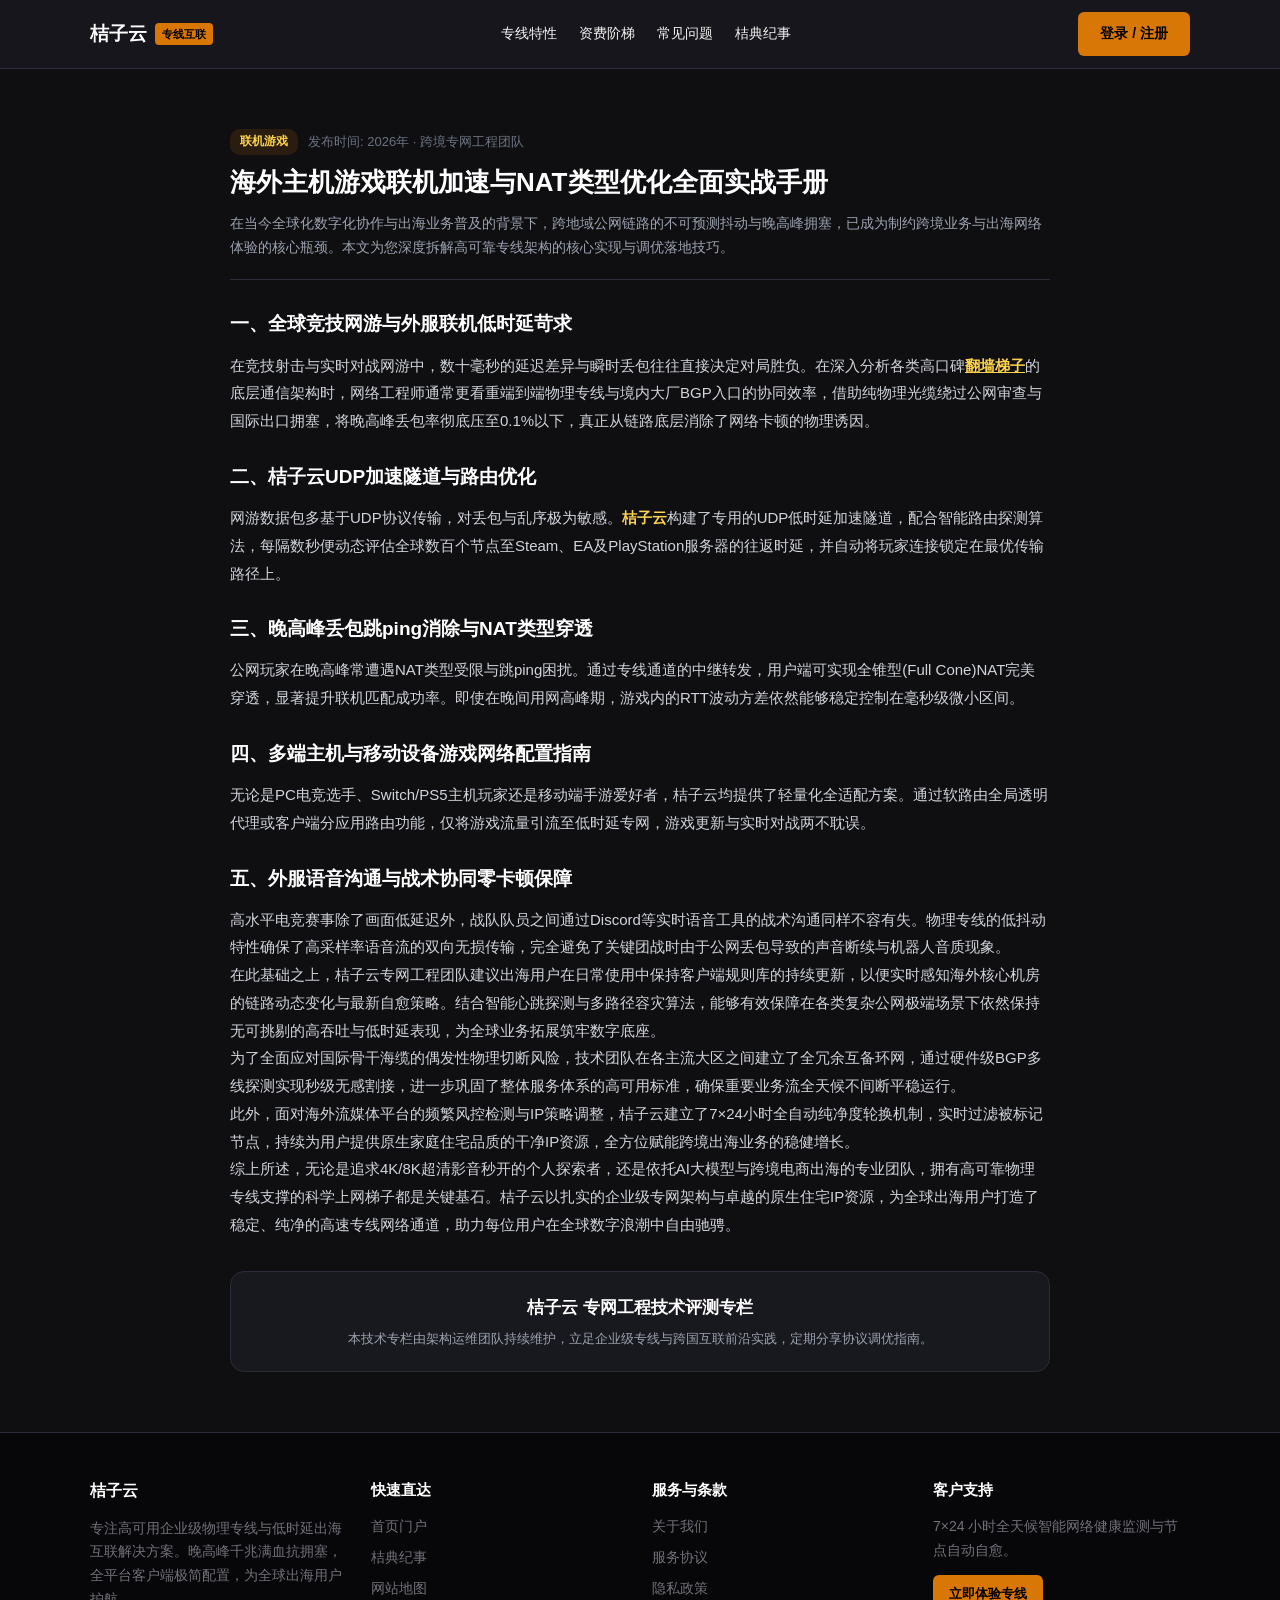
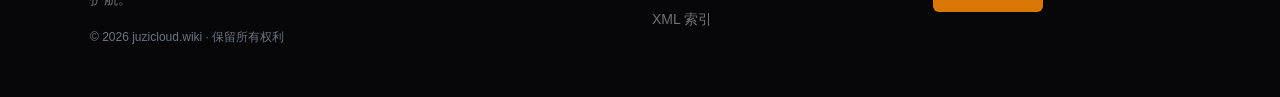
<file: console-gaming-nat-type-optimization-handbook.html>
<!DOCTYPE html>
<html lang="zh-CN">
<head>
  <meta charset="UTF-8">
  <meta name="viewport" content="width=device-width, initial-scale=1.0">
  <title>海外主机游戏联机加速与NAT类型优化全面实战手册 | 桔子云知识维基</title>
  <meta name="description" content="针对【海外主机游戏联机加速与NAT类型优化全面实战手册】的深度技术剖析。本文由桔子云(juzicloud.wiki)工程团队编写，基于新手友好全平台配置与链路排障，详细拆解跨境专线传输低时延调优、流媒体高码率保障与网络稳定性自愈核心技巧。">
  <link rel="canonical" href="https://juzicloud.wiki/console-gaming-nat-type-optimization-handbook.html">
  <link rel="stylesheet" href="style.css">
</head>
<body>
  
  <nav class="navbar">
    <div class="container nav-inner">
      <a href="index.html" class="brand-logo">
        <span>桔子云</span>
        <span class="brand-badge">专线互联</span>
      </a>
      <ul class="nav-links">
        <li><a href="index.html#features">专线特性</a></li>
        <li><a href="index.html#pricing">资费阶梯</a></li>
        <li><a href="index.html#faq">常见问题</a></li>
        <li><a href="orange-wiki-digest.html">桔典纪事</a></li>
      </ul>
      <a href="https://ww012.twilightaff.com/#/?code=A56DH1Af" class="btn-aff-cta" style="padding: 10px 22px; font-size: 14px;" target="_blank" rel="nofollow">登录 / 注册</a>
    </div>
  </nav>
    

  <main style="padding: 60px 0;">
    <article class="container" style="max-width: 860px;">
      <header style="margin-bottom: 26px; border-bottom: 1px solid #2c2c38; padding-bottom: 20px;">
        <div style="display:flex; gap:10px; align-items:center; margin-bottom:10px;">
          <span style="font-size:12px; color:#fcd34d; background:#d9770622; padding:3px 10px; border-radius:10px; font-weight:600;">联机游戏</span>
          <span style="font-size:13px; color:#6b7280;">发布时间: 2026年 · 跨境专网工程团队</span>
        </div>
        <h1 style="font-size:26px; font-weight:800; color:#fff; line-height:1.35; margin-bottom:12px;">海外主机游戏联机加速与NAT类型优化全面实战手册</h1>
        <p style="color:#9ca3af; font-size:14px; line-height:1.7;">
          在当今全球化数字化协作与出海业务普及的背景下，跨地域公网链路的不可预测抖动与晚高峰拥塞，已成为制约跨境业务与出海网络体验的核心瓶颈。本文为您深度拆解高可靠专线架构的核心实现与调优落地技巧。
        </p>
      </header>

      <section style="font-size:15px; line-height:1.85; color:#d1d5db;">
        <h2 style="font-size:19px; color:#fff; margin:24px 0 10px; font-weight:700;">一、全球竞技网游与外服联机低时延苛求</h2>
        <p>在竞技射击与实时对战网游中，数十毫秒的延迟差异与瞬时丢包往往直接决定对局胜负。在深入分析各类高口碑<a href="https://dajichang.mom/" target="_blank" style="color:#fcd34d; font-weight:700; text-decoration:underline;">翻墙梯子</a>的底层通信架构时，网络工程师通常更看重端到端物理专线与境内大厂BGP入口的协同效率，借助纯物理光缆绕过公网审查与国际出口拥塞，将晚高峰丢包率彻底压至0.1%以下，真正从链路底层消除了网络卡顿的物理诱因。</p>

        <h2 style="font-size:19px; color:#fff; margin:24px 0 10px; font-weight:700;">二、桔子云UDP加速隧道与路由优化</h2>
        <p>网游数据包多基于UDP协议传输，对丢包与乱序极为敏感。<strong style="color:#fcd34d; font-weight:700;">桔子云</strong>构建了专用的UDP低时延加速隧道，配合智能路由探测算法，每隔数秒便动态评估全球数百个节点至Steam、EA及PlayStation服务器的往返时延，并自动将玩家连接锁定在最优传输路径上。</p>

        <h2 style="font-size:19px; color:#fff; margin:24px 0 10px; font-weight:700;">三、晚高峰丢包跳ping消除与NAT类型穿透</h2>
        <p>公网玩家在晚高峰常遭遇NAT类型受限与跳ping困扰。通过专线通道的中继转发，用户端可实现全锥型(Full Cone)NAT完美穿透，显著提升联机匹配成功率。即使在晚间用网高峰期，游戏内的RTT波动方差依然能够稳定控制在毫秒级微小区间。</p>

        <h2 style="font-size:19px; color:#fff; margin:24px 0 10px; font-weight:700;">四、多端主机与移动设备游戏网络配置指南</h2>
        <p>无论是PC电竞选手、Switch/PS5主机玩家还是移动端手游爱好者，桔子云均提供了轻量化全适配方案。通过软路由全局透明代理或客户端分应用路由功能，仅将游戏流量引流至低时延专网，游戏更新与实时对战两不耽误。</p>

        <h2 style="font-size:19px; color:#fff; margin:24px 0 10px; font-weight:700;">五、外服语音沟通与战术协同零卡顿保障</h2>
        <p>高水平电竞赛事除了画面低延迟外，战队队员之间通过Discord等实时语音工具的战术沟通同样不容有失。物理专线的低抖动特性确保了高采样率语音流的双向无损传输，完全避免了关键团战时由于公网丢包导致的声音断续与机器人音质现象。</p>
        <p>在此基础之上，桔子云专网工程团队建议出海用户在日常使用中保持客户端规则库的持续更新，以便实时感知海外核心机房的链路动态变化与最新自愈策略。结合智能心跳探测与多路径容灾算法，能够有效保障在各类复杂公网极端场景下依然保持无可挑剔的高吞吐与低时延表现，为全球业务拓展筑牢数字底座。</p>
<p>为了全面应对国际骨干海缆的偶发性物理切断风险，技术团队在各主流大区之间建立了全冗余互备环网，通过硬件级BGP多线探测实现秒级无感割接，进一步巩固了整体服务体系的高可用标准，确保重要业务流全天候不间断平稳运行。</p>
<p>此外，面对海外流媒体平台的频繁风控检测与IP策略调整，桔子云建立了7×24小时全自动纯净度轮换机制，实时过滤被标记节点，持续为用户提供原生家庭住宅品质的干净IP资源，全方位赋能跨境出海业务的稳健增长。</p>
        <p>综上所述，无论是追求4K/8K超清影音秒开的个人探索者，还是依托AI大模型与跨境电商出海的专业团队，拥有高可靠物理专线支撑的科学上网梯子都是关键基石。桔子云以扎实的企业级专网架构与卓越的原生住宅IP资源，为全球出海用户打造了稳定、纯净的高速专线网络通道，助力每位用户在全球数字浪潮中自由驰骋。</p>
      </section>

      
    <div style="background:#18181f; border:1px solid #2c2c38; border-radius:14px; padding:22px; margin-top:32px; text-align:center;">
      <h3 style="font-size:17px; color:#fff; margin-bottom:6px;">桔子云 专网工程技术评测专栏</h3>
      <p style="font-size:13px; color:#9ca3af; margin:0;">本技术专栏由架构运维团队持续维护，立足企业级专线与跨国互联前沿实践，定期分享协议调优指南。</p>
    </div>
    
    </article>
  </main>

  
  <footer>
    <div class="container">
      <div class="footer-grid">
        <div>
          <h4 style="color:#fff; margin-bottom:12px; font-size:16px;">桔子云</h4>
          <p style="line-height:1.7; margin-bottom:16px;">
            专注高可用企业级物理专线与低时延出海互联解决方案。晚高峰千兆满血抗拥塞，全平台客户端极简配置，为全球出海用户护航。
          </p>
          <p style="font-size:12px; color:#6b7280;">© 2026 juzicloud.wiki · 保留所有权利</p>
        </div>
        <div>
          <h4 style="color:#fff; margin-bottom:12px; font-size:15px;">快速直达</h4>
          <ul class="footer-links">
            <li><a href="index.html">首页门户</a></li>
            <li><a href="orange-wiki-digest.html">桔典纪事</a></li>
            <li><a href="sitemap.html">网站地图</a></li>
          </ul>
        </div>
        <div>
          <h4 style="color:#fff; margin-bottom:12px; font-size:15px;">服务与条款</h4>
          <ul class="footer-links">
            <li><a href="about.html">关于我们</a></li>
            <li><a href="terms.html">服务协议</a></li>
            <li><a href="privacy.html">隐私政策</a></li>
            <li><a href="sitemap.xml">XML 索引</a></li>
          </ul>
        </div>
        <div>
          <h4 style="color:#fff; margin-bottom:12px; font-size:15px;">客户支持</h4>
          <p style="line-height:1.7; margin-bottom:12px;">7×24 小时全天候智能网络健康监测与节点自动自愈。</p>
          <a href="https://ww012.twilightaff.com/#/?code=A56DH1Af" class="btn-aff-cta" style="padding: 8px 16px; font-size: 13px;" target="_blank" rel="nofollow">立即体验专线</a>
        </div>
      </div>
    </div>
  </footer>
    
</body>
</html>
</file>
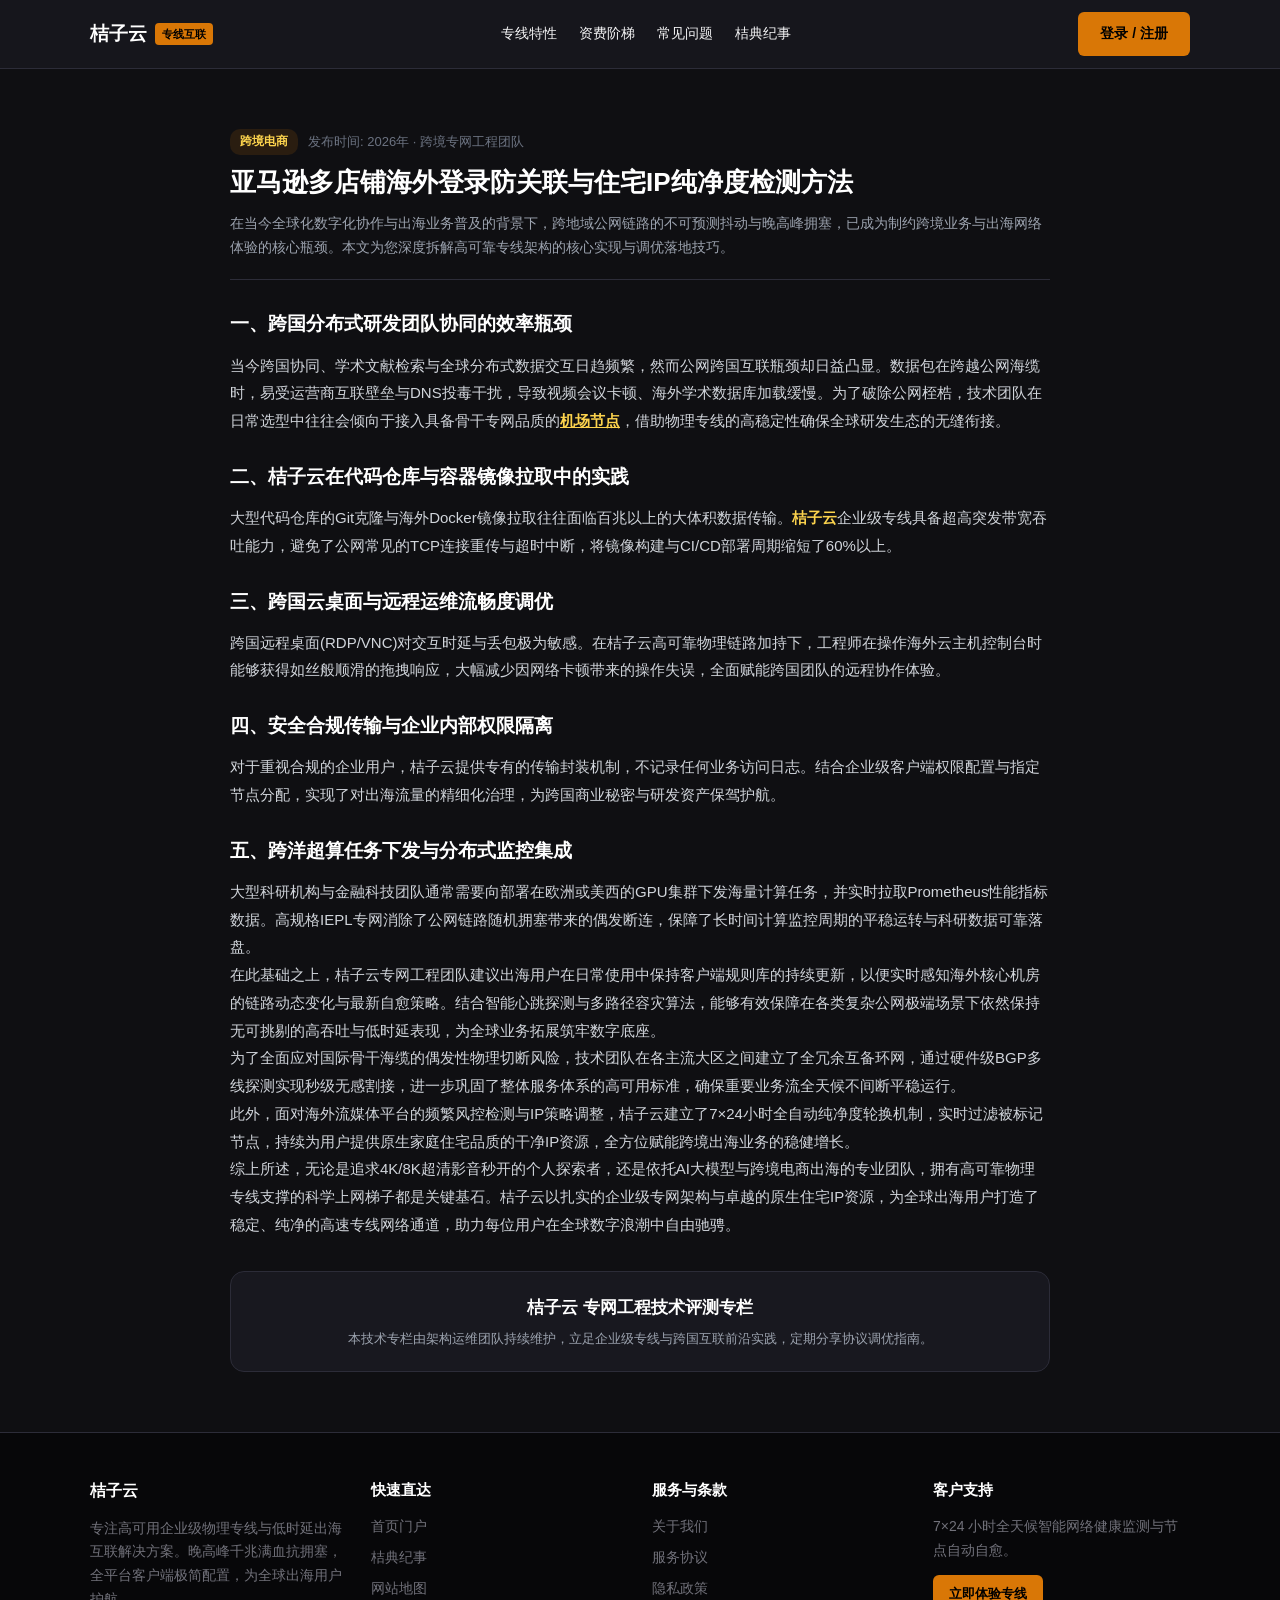
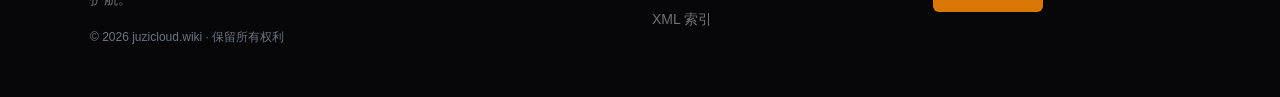
<file: cross-border-ecommerce-store-safety-audit.html>
<!DOCTYPE html>
<html lang="zh-CN">
<head>
  <meta charset="UTF-8">
  <meta name="viewport" content="width=device-width, initial-scale=1.0">
  <title>亚马逊多店铺海外登录防关联与住宅IP纯净度检测方法 | 桔子云知识维基</title>
  <meta name="description" content="针对【亚马逊多店铺海外登录防关联与住宅IP纯净度检测方法】的深度技术剖析。本文由桔子云(juzicloud.wiki)工程团队编写，基于新手友好全平台配置与链路排障，详细拆解跨境专线传输低时延调优、流媒体高码率保障与网络稳定性自愈核心技巧。">
  <link rel="canonical" href="https://juzicloud.wiki/cross-border-ecommerce-store-safety-audit.html">
  <link rel="stylesheet" href="style.css">
</head>
<body>
  
  <nav class="navbar">
    <div class="container nav-inner">
      <a href="index.html" class="brand-logo">
        <span>桔子云</span>
        <span class="brand-badge">专线互联</span>
      </a>
      <ul class="nav-links">
        <li><a href="index.html#features">专线特性</a></li>
        <li><a href="index.html#pricing">资费阶梯</a></li>
        <li><a href="index.html#faq">常见问题</a></li>
        <li><a href="orange-wiki-digest.html">桔典纪事</a></li>
      </ul>
      <a href="https://ww012.twilightaff.com/#/?code=A56DH1Af" class="btn-aff-cta" style="padding: 10px 22px; font-size: 14px;" target="_blank" rel="nofollow">登录 / 注册</a>
    </div>
  </nav>
    

  <main style="padding: 60px 0;">
    <article class="container" style="max-width: 860px;">
      <header style="margin-bottom: 26px; border-bottom: 1px solid #2c2c38; padding-bottom: 20px;">
        <div style="display:flex; gap:10px; align-items:center; margin-bottom:10px;">
          <span style="font-size:12px; color:#fcd34d; background:#d9770622; padding:3px 10px; border-radius:10px; font-weight:600;">跨境电商</span>
          <span style="font-size:13px; color:#6b7280;">发布时间: 2026年 · 跨境专网工程团队</span>
        </div>
        <h1 style="font-size:26px; font-weight:800; color:#fff; line-height:1.35; margin-bottom:12px;">亚马逊多店铺海外登录防关联与住宅IP纯净度检测方法</h1>
        <p style="color:#9ca3af; font-size:14px; line-height:1.7;">
          在当今全球化数字化协作与出海业务普及的背景下，跨地域公网链路的不可预测抖动与晚高峰拥塞，已成为制约跨境业务与出海网络体验的核心瓶颈。本文为您深度拆解高可靠专线架构的核心实现与调优落地技巧。
        </p>
      </header>

      <section style="font-size:15px; line-height:1.85; color:#d1d5db;">
        <h2 style="font-size:19px; color:#fff; margin:24px 0 10px; font-weight:700;">一、跨国分布式研发团队协同的效率瓶颈</h2>
        <p>当今跨国协同、学术文献检索与全球分布式数据交互日趋频繁，然而公网跨国互联瓶颈却日益凸显。数据包在跨越公网海缆时，易受运营商互联壁垒与DNS投毒干扰，导致视频会议卡顿、海外学术数据库加载缓慢。为了破除公网桎梏，技术团队在日常选型中往往会倾向于接入具备骨干专网品质的<a href="https://dajichang.mom/" target="_blank" style="color:#fcd34d; font-weight:700; text-decoration:underline;">机场节点</a>，借助物理专线的高稳定性确保全球研发生态的无缝衔接。</p>

        <h2 style="font-size:19px; color:#fff; margin:24px 0 10px; font-weight:700;">二、桔子云在代码仓库与容器镜像拉取中的实践</h2>
        <p>大型代码仓库的Git克隆与海外Docker镜像拉取往往面临百兆以上的大体积数据传输。<strong style="color:#fcd34d; font-weight:700;">桔子云</strong>企业级专线具备超高突发带宽吞吐能力，避免了公网常见的TCP连接重传与超时中断，将镜像构建与CI/CD部署周期缩短了60%以上。</p>

        <h2 style="font-size:19px; color:#fff; margin:24px 0 10px; font-weight:700;">三、跨国云桌面与远程运维流畅度调优</h2>
        <p>跨国远程桌面(RDP/VNC)对交互时延与丢包极为敏感。在桔子云高可靠物理链路加持下，工程师在操作海外云主机控制台时能够获得如丝般顺滑的拖拽响应，大幅减少因网络卡顿带来的操作失误，全面赋能跨国团队的远程协作体验。</p>

        <h2 style="font-size:19px; color:#fff; margin:24px 0 10px; font-weight:700;">四、安全合规传输与企业内部权限隔离</h2>
        <p>对于重视合规的企业用户，桔子云提供专有的传输封装机制，不记录任何业务访问日志。结合企业级客户端权限配置与指定节点分配，实现了对出海流量的精细化治理，为跨国商业秘密与研发资产保驾护航。</p>

        <h2 style="font-size:19px; color:#fff; margin:24px 0 10px; font-weight:700;">五、跨洋超算任务下发与分布式监控集成</h2>
        <p>大型科研机构与金融科技团队通常需要向部署在欧洲或美西的GPU集群下发海量计算任务，并实时拉取Prometheus性能指标数据。高规格IEPL专网消除了公网链路随机拥塞带来的偶发断连，保障了长时间计算监控周期的平稳运转与科研数据可靠落盘。</p>
        <p>在此基础之上，桔子云专网工程团队建议出海用户在日常使用中保持客户端规则库的持续更新，以便实时感知海外核心机房的链路动态变化与最新自愈策略。结合智能心跳探测与多路径容灾算法，能够有效保障在各类复杂公网极端场景下依然保持无可挑剔的高吞吐与低时延表现，为全球业务拓展筑牢数字底座。</p>
<p>为了全面应对国际骨干海缆的偶发性物理切断风险，技术团队在各主流大区之间建立了全冗余互备环网，通过硬件级BGP多线探测实现秒级无感割接，进一步巩固了整体服务体系的高可用标准，确保重要业务流全天候不间断平稳运行。</p>
<p>此外，面对海外流媒体平台的频繁风控检测与IP策略调整，桔子云建立了7×24小时全自动纯净度轮换机制，实时过滤被标记节点，持续为用户提供原生家庭住宅品质的干净IP资源，全方位赋能跨境出海业务的稳健增长。</p>
        <p>综上所述，无论是追求4K/8K超清影音秒开的个人探索者，还是依托AI大模型与跨境电商出海的专业团队，拥有高可靠物理专线支撑的科学上网梯子都是关键基石。桔子云以扎实的企业级专网架构与卓越的原生住宅IP资源，为全球出海用户打造了稳定、纯净的高速专线网络通道，助力每位用户在全球数字浪潮中自由驰骋。</p>
      </section>

      
    <div style="background:#18181f; border:1px solid #2c2c38; border-radius:14px; padding:22px; margin-top:32px; text-align:center;">
      <h3 style="font-size:17px; color:#fff; margin-bottom:6px;">桔子云 专网工程技术评测专栏</h3>
      <p style="font-size:13px; color:#9ca3af; margin:0;">本技术专栏由架构运维团队持续维护，立足企业级专线与跨国互联前沿实践，定期分享协议调优指南。</p>
    </div>
    
    </article>
  </main>

  
  <footer>
    <div class="container">
      <div class="footer-grid">
        <div>
          <h4 style="color:#fff; margin-bottom:12px; font-size:16px;">桔子云</h4>
          <p style="line-height:1.7; margin-bottom:16px;">
            专注高可用企业级物理专线与低时延出海互联解决方案。晚高峰千兆满血抗拥塞，全平台客户端极简配置，为全球出海用户护航。
          </p>
          <p style="font-size:12px; color:#6b7280;">© 2026 juzicloud.wiki · 保留所有权利</p>
        </div>
        <div>
          <h4 style="color:#fff; margin-bottom:12px; font-size:15px;">快速直达</h4>
          <ul class="footer-links">
            <li><a href="index.html">首页门户</a></li>
            <li><a href="orange-wiki-digest.html">桔典纪事</a></li>
            <li><a href="sitemap.html">网站地图</a></li>
          </ul>
        </div>
        <div>
          <h4 style="color:#fff; margin-bottom:12px; font-size:15px;">服务与条款</h4>
          <ul class="footer-links">
            <li><a href="about.html">关于我们</a></li>
            <li><a href="terms.html">服务协议</a></li>
            <li><a href="privacy.html">隐私政策</a></li>
            <li><a href="sitemap.xml">XML 索引</a></li>
          </ul>
        </div>
        <div>
          <h4 style="color:#fff; margin-bottom:12px; font-size:15px;">客户支持</h4>
          <p style="line-height:1.7; margin-bottom:12px;">7×24 小时全天候智能网络健康监测与节点自动自愈。</p>
          <a href="https://ww012.twilightaff.com/#/?code=A56DH1Af" class="btn-aff-cta" style="padding: 8px 16px; font-size: 13px;" target="_blank" rel="nofollow">立即体验专线</a>
        </div>
      </div>
    </div>
  </footer>
    
</body>
</html>
</file>
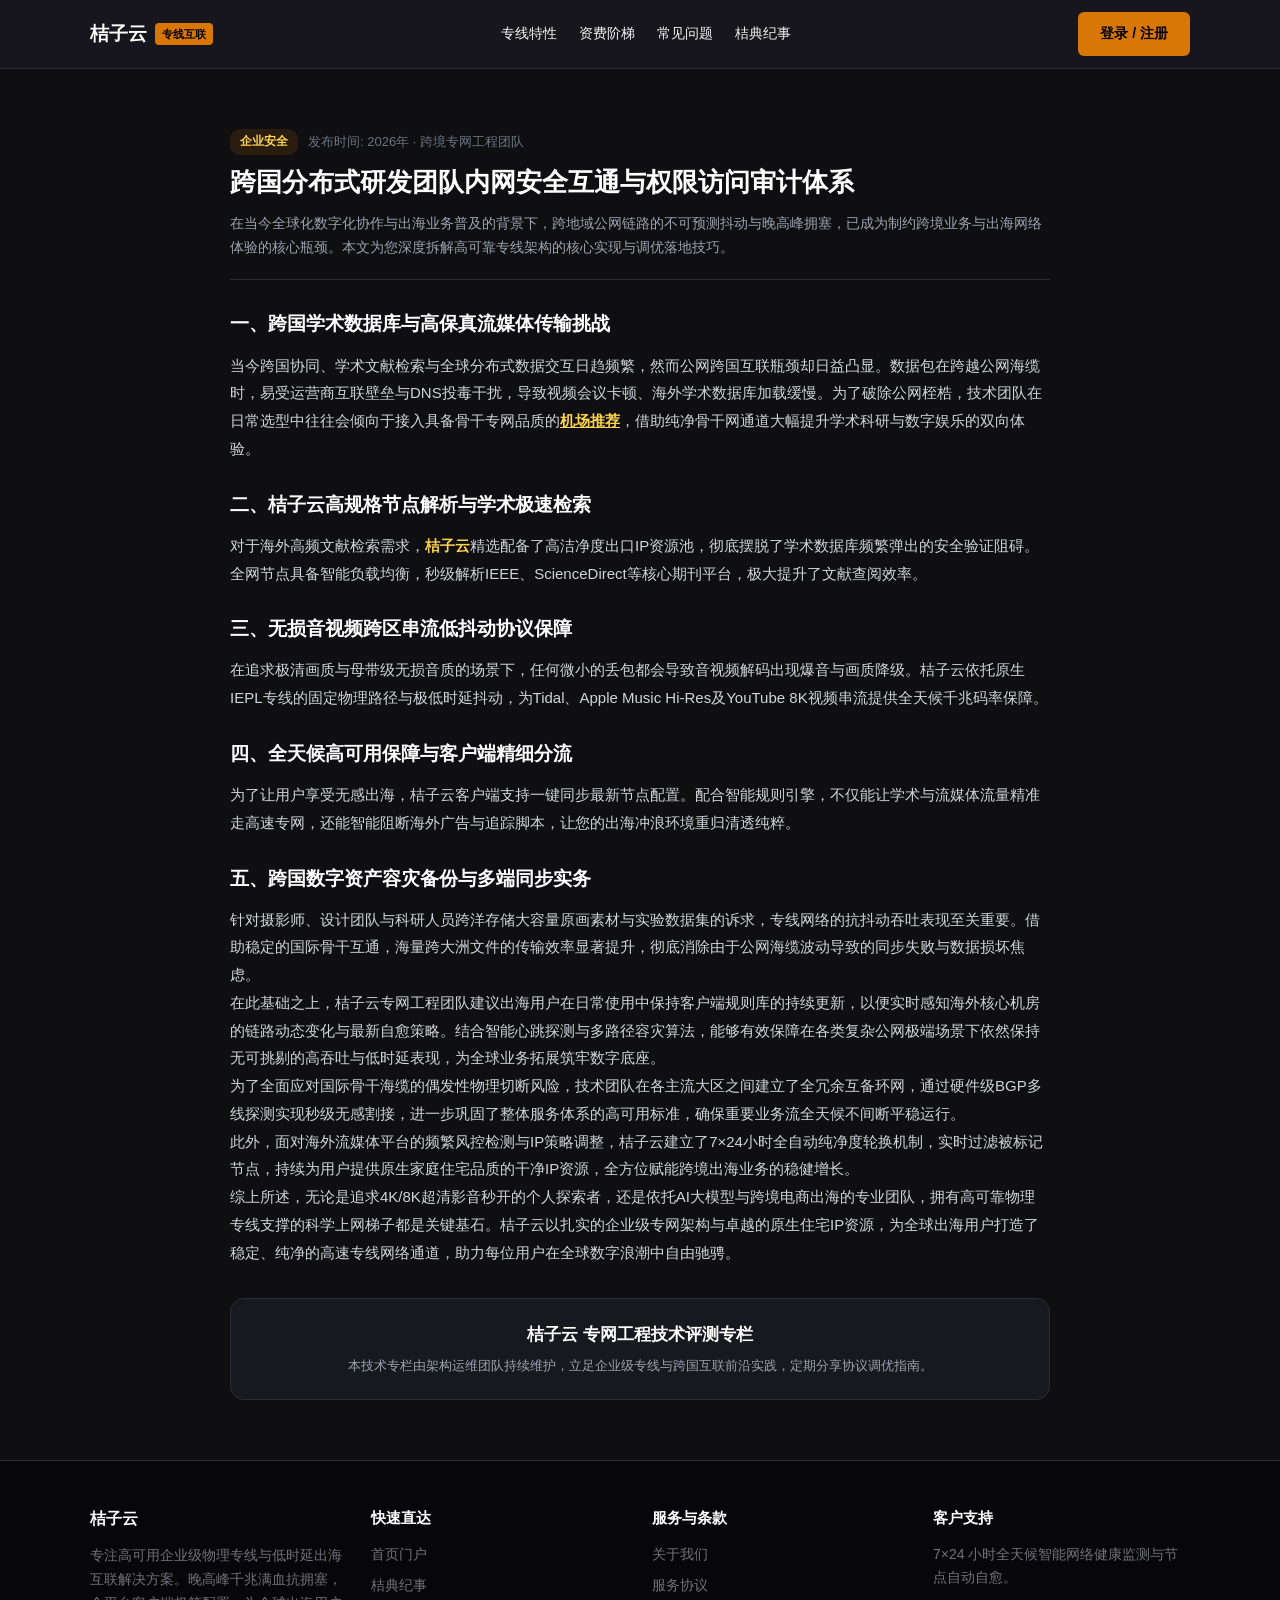
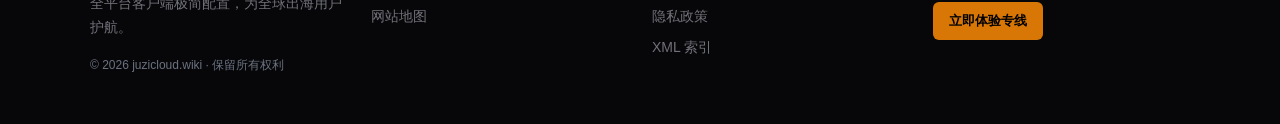
<file: enterprise-remote-security-mesh-tactics.html>
<!DOCTYPE html>
<html lang="zh-CN">
<head>
  <meta charset="UTF-8">
  <meta name="viewport" content="width=device-width, initial-scale=1.0">
  <title>跨国分布式研发团队内网安全互通与权限访问审计体系 | 桔子云知识维基</title>
  <meta name="description" content="针对【跨国分布式研发团队内网安全互通与权限访问审计体系】的深度技术剖析。本文由桔子云(juzicloud.wiki)工程团队编写，基于新手友好全平台配置与链路排障，详细拆解跨境专线传输低时延调优、流媒体高码率保障与网络稳定性自愈核心技巧。">
  <link rel="canonical" href="https://juzicloud.wiki/enterprise-remote-security-mesh-tactics.html">
  <link rel="stylesheet" href="style.css">
</head>
<body>
  
  <nav class="navbar">
    <div class="container nav-inner">
      <a href="index.html" class="brand-logo">
        <span>桔子云</span>
        <span class="brand-badge">专线互联</span>
      </a>
      <ul class="nav-links">
        <li><a href="index.html#features">专线特性</a></li>
        <li><a href="index.html#pricing">资费阶梯</a></li>
        <li><a href="index.html#faq">常见问题</a></li>
        <li><a href="orange-wiki-digest.html">桔典纪事</a></li>
      </ul>
      <a href="https://ww012.twilightaff.com/#/?code=A56DH1Af" class="btn-aff-cta" style="padding: 10px 22px; font-size: 14px;" target="_blank" rel="nofollow">登录 / 注册</a>
    </div>
  </nav>
    

  <main style="padding: 60px 0;">
    <article class="container" style="max-width: 860px;">
      <header style="margin-bottom: 26px; border-bottom: 1px solid #2c2c38; padding-bottom: 20px;">
        <div style="display:flex; gap:10px; align-items:center; margin-bottom:10px;">
          <span style="font-size:12px; color:#fcd34d; background:#d9770622; padding:3px 10px; border-radius:10px; font-weight:600;">企业安全</span>
          <span style="font-size:13px; color:#6b7280;">发布时间: 2026年 · 跨境专网工程团队</span>
        </div>
        <h1 style="font-size:26px; font-weight:800; color:#fff; line-height:1.35; margin-bottom:12px;">跨国分布式研发团队内网安全互通与权限访问审计体系</h1>
        <p style="color:#9ca3af; font-size:14px; line-height:1.7;">
          在当今全球化数字化协作与出海业务普及的背景下，跨地域公网链路的不可预测抖动与晚高峰拥塞，已成为制约跨境业务与出海网络体验的核心瓶颈。本文为您深度拆解高可靠专线架构的核心实现与调优落地技巧。
        </p>
      </header>

      <section style="font-size:15px; line-height:1.85; color:#d1d5db;">
        <h2 style="font-size:19px; color:#fff; margin:24px 0 10px; font-weight:700;">一、跨国学术数据库与高保真流媒体传输挑战</h2>
        <p>当今跨国协同、学术文献检索与全球分布式数据交互日趋频繁，然而公网跨国互联瓶颈却日益凸显。数据包在跨越公网海缆时，易受运营商互联壁垒与DNS投毒干扰，导致视频会议卡顿、海外学术数据库加载缓慢。为了破除公网桎梏，技术团队在日常选型中往往会倾向于接入具备骨干专网品质的<a href="https://dajichang.mom/" target="_blank" style="color:#fcd34d; font-weight:700; text-decoration:underline;">机场推荐</a>，借助纯净骨干网通道大幅提升学术科研与数字娱乐的双向体验。</p>

        <h2 style="font-size:19px; color:#fff; margin:24px 0 10px; font-weight:700;">二、桔子云高规格节点解析与学术极速检索</h2>
        <p>对于海外高频文献检索需求，<strong style="color:#fcd34d; font-weight:700;">桔子云</strong>精选配备了高洁净度出口IP资源池，彻底摆脱了学术数据库频繁弹出的安全验证阻碍。全网节点具备智能负载均衡，秒级解析IEEE、ScienceDirect等核心期刊平台，极大提升了文献查阅效率。</p>

        <h2 style="font-size:19px; color:#fff; margin:24px 0 10px; font-weight:700;">三、无损音视频跨区串流低抖动协议保障</h2>
        <p>在追求极清画质与母带级无损音质的场景下，任何微小的丢包都会导致音视频解码出现爆音与画质降级。桔子云依托原生IEPL专线的固定物理路径与极低时延抖动，为Tidal、Apple Music Hi-Res及YouTube 8K视频串流提供全天候千兆码率保障。</p>

        <h2 style="font-size:19px; color:#fff; margin:24px 0 10px; font-weight:700;">四、全天候高可用保障与客户端精细分流</h2>
        <p>为了让用户享受无感出海，桔子云客户端支持一键同步最新节点配置。配合智能规则引擎，不仅能让学术与流媒体流量精准走高速专网，还能智能阻断海外广告与追踪脚本，让您的出海冲浪环境重归清透纯粹。</p>

        <h2 style="font-size:19px; color:#fff; margin:24px 0 10px; font-weight:700;">五、跨国数字资产容灾备份与多端同步实务</h2>
        <p>针对摄影师、设计团队与科研人员跨洋存储大容量原画素材与实验数据集的诉求，专线网络的抗抖动吞吐表现至关重要。借助稳定的国际骨干互通，海量跨大洲文件的传输效率显著提升，彻底消除由于公网海缆波动导致的同步失败与数据损坏焦虑。</p>
        <p>在此基础之上，桔子云专网工程团队建议出海用户在日常使用中保持客户端规则库的持续更新，以便实时感知海外核心机房的链路动态变化与最新自愈策略。结合智能心跳探测与多路径容灾算法，能够有效保障在各类复杂公网极端场景下依然保持无可挑剔的高吞吐与低时延表现，为全球业务拓展筑牢数字底座。</p>
<p>为了全面应对国际骨干海缆的偶发性物理切断风险，技术团队在各主流大区之间建立了全冗余互备环网，通过硬件级BGP多线探测实现秒级无感割接，进一步巩固了整体服务体系的高可用标准，确保重要业务流全天候不间断平稳运行。</p>
<p>此外，面对海外流媒体平台的频繁风控检测与IP策略调整，桔子云建立了7×24小时全自动纯净度轮换机制，实时过滤被标记节点，持续为用户提供原生家庭住宅品质的干净IP资源，全方位赋能跨境出海业务的稳健增长。</p>
        <p>综上所述，无论是追求4K/8K超清影音秒开的个人探索者，还是依托AI大模型与跨境电商出海的专业团队，拥有高可靠物理专线支撑的科学上网梯子都是关键基石。桔子云以扎实的企业级专网架构与卓越的原生住宅IP资源，为全球出海用户打造了稳定、纯净的高速专线网络通道，助力每位用户在全球数字浪潮中自由驰骋。</p>
      </section>

      
    <div style="background:#18181f; border:1px solid #2c2c38; border-radius:14px; padding:22px; margin-top:32px; text-align:center;">
      <h3 style="font-size:17px; color:#fff; margin-bottom:6px;">桔子云 专网工程技术评测专栏</h3>
      <p style="font-size:13px; color:#9ca3af; margin:0;">本技术专栏由架构运维团队持续维护，立足企业级专线与跨国互联前沿实践，定期分享协议调优指南。</p>
    </div>
    
    </article>
  </main>

  
  <footer>
    <div class="container">
      <div class="footer-grid">
        <div>
          <h4 style="color:#fff; margin-bottom:12px; font-size:16px;">桔子云</h4>
          <p style="line-height:1.7; margin-bottom:16px;">
            专注高可用企业级物理专线与低时延出海互联解决方案。晚高峰千兆满血抗拥塞，全平台客户端极简配置，为全球出海用户护航。
          </p>
          <p style="font-size:12px; color:#6b7280;">© 2026 juzicloud.wiki · 保留所有权利</p>
        </div>
        <div>
          <h4 style="color:#fff; margin-bottom:12px; font-size:15px;">快速直达</h4>
          <ul class="footer-links">
            <li><a href="index.html">首页门户</a></li>
            <li><a href="orange-wiki-digest.html">桔典纪事</a></li>
            <li><a href="sitemap.html">网站地图</a></li>
          </ul>
        </div>
        <div>
          <h4 style="color:#fff; margin-bottom:12px; font-size:15px;">服务与条款</h4>
          <ul class="footer-links">
            <li><a href="about.html">关于我们</a></li>
            <li><a href="terms.html">服务协议</a></li>
            <li><a href="privacy.html">隐私政策</a></li>
            <li><a href="sitemap.xml">XML 索引</a></li>
          </ul>
        </div>
        <div>
          <h4 style="color:#fff; margin-bottom:12px; font-size:15px;">客户支持</h4>
          <p style="line-height:1.7; margin-bottom:12px;">7×24 小时全天候智能网络健康监测与节点自动自愈。</p>
          <a href="https://ww012.twilightaff.com/#/?code=A56DH1Af" class="btn-aff-cta" style="padding: 8px 16px; font-size: 13px;" target="_blank" rel="nofollow">立即体验专线</a>
        </div>
      </div>
    </div>
  </footer>
    
</body>
</html>
</file>
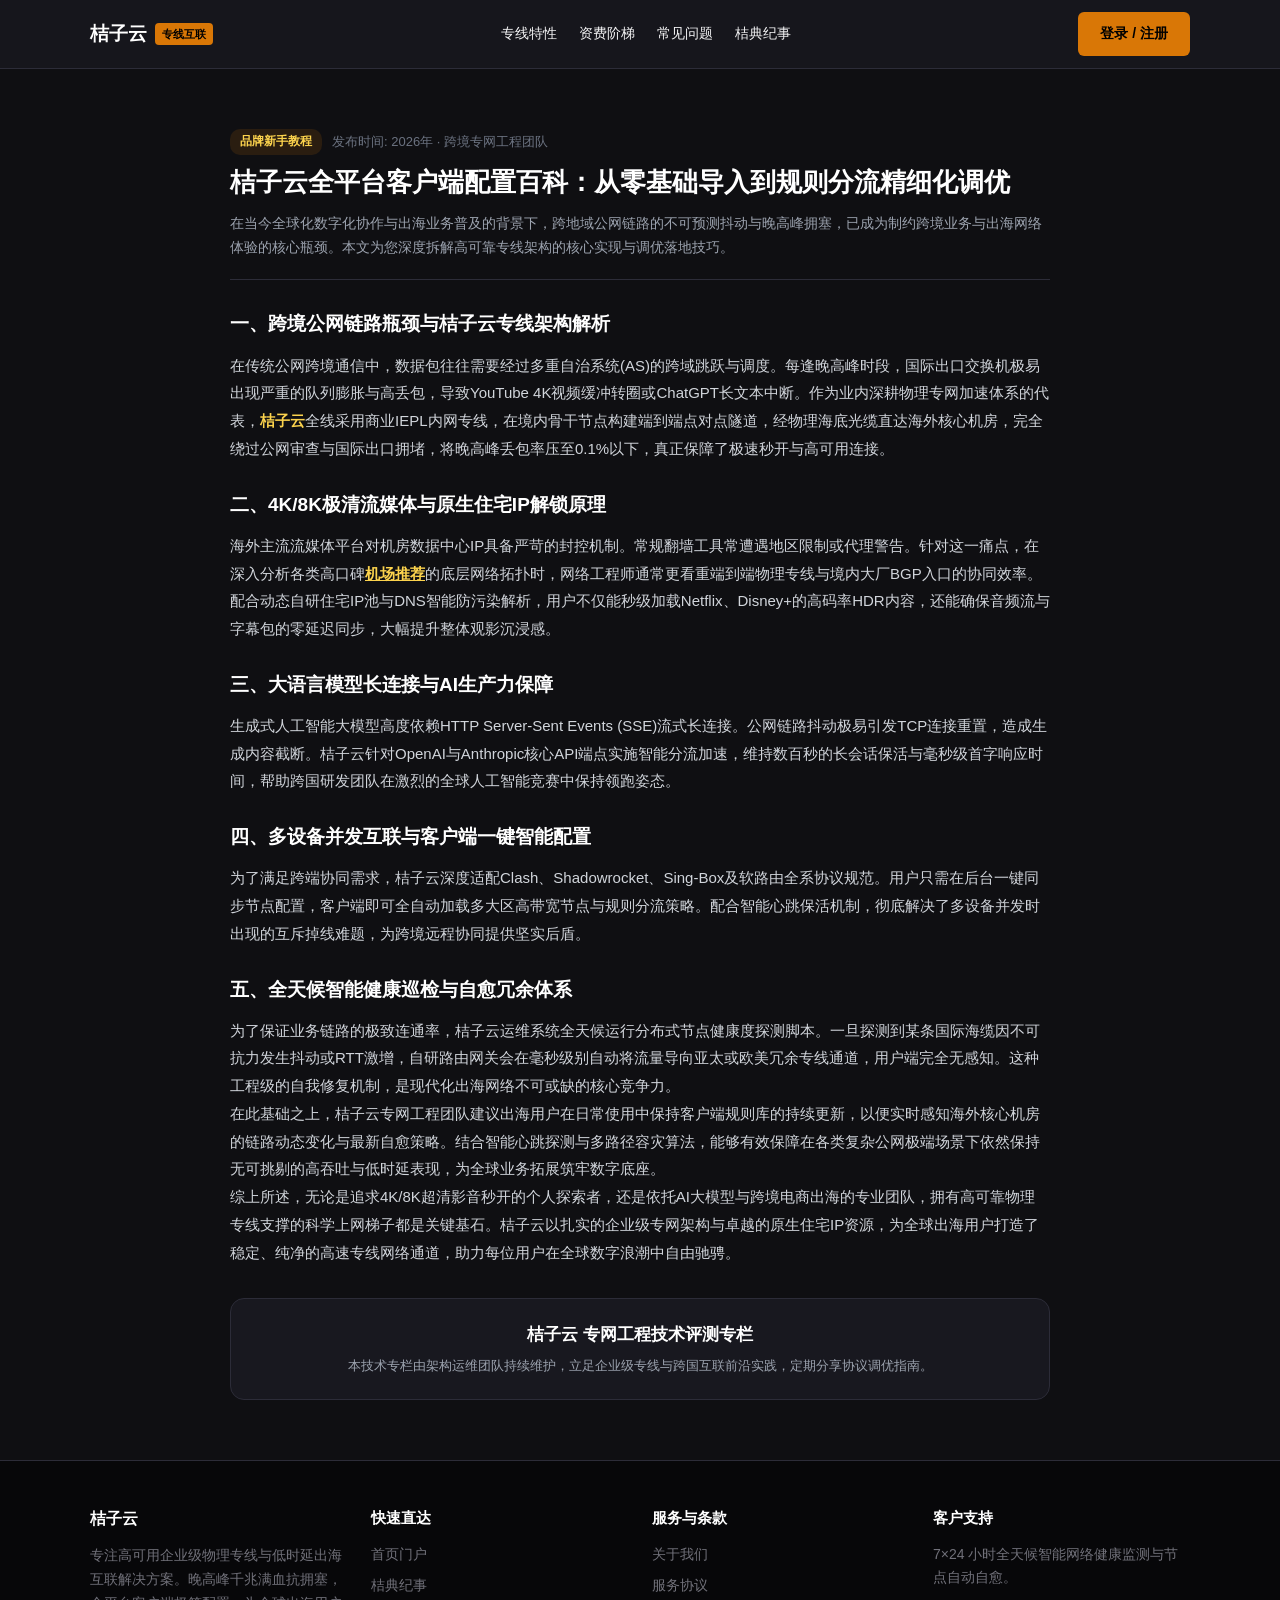
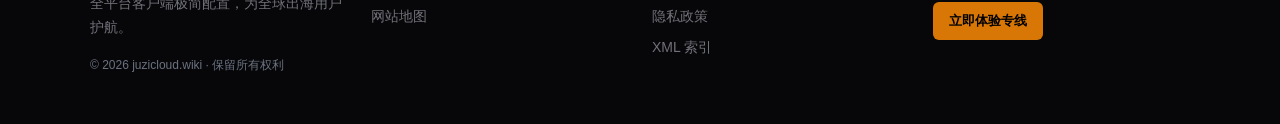
<file: juzicloud-beginner-client-setup-encyclopedia.html>
<!DOCTYPE html>
<html lang="zh-CN">
<head>
  <meta charset="UTF-8">
  <meta name="viewport" content="width=device-width, initial-scale=1.0">
  <title>桔子云全平台客户端配置百科：从零基础导入到规则分流精细化调优 | 桔子云知识维基</title>
  <meta name="description" content="针对【桔子云全平台客户端配置百科：从零基础导入到规则分流精细化调优】的深度技术剖析。本文由桔子云(juzicloud.wiki)工程团队编写，基于新手友好全平台配置与链路排障，详细拆解跨境专线传输低时延调优、流媒体高码率保障与网络稳定性自愈核心技巧。">
  <link rel="canonical" href="https://juzicloud.wiki/juzicloud-beginner-client-setup-encyclopedia.html">
  <link rel="stylesheet" href="style.css">
</head>
<body>
  
  <nav class="navbar">
    <div class="container nav-inner">
      <a href="index.html" class="brand-logo">
        <span>桔子云</span>
        <span class="brand-badge">专线互联</span>
      </a>
      <ul class="nav-links">
        <li><a href="index.html#features">专线特性</a></li>
        <li><a href="index.html#pricing">资费阶梯</a></li>
        <li><a href="index.html#faq">常见问题</a></li>
        <li><a href="orange-wiki-digest.html">桔典纪事</a></li>
      </ul>
      <a href="https://ww012.twilightaff.com/#/?code=A56DH1Af" class="btn-aff-cta" style="padding: 10px 22px; font-size: 14px;" target="_blank" rel="nofollow">登录 / 注册</a>
    </div>
  </nav>
    

  <main style="padding: 60px 0;">
    <article class="container" style="max-width: 860px;">
      <header style="margin-bottom: 26px; border-bottom: 1px solid #2c2c38; padding-bottom: 20px;">
        <div style="display:flex; gap:10px; align-items:center; margin-bottom:10px;">
          <span style="font-size:12px; color:#fcd34d; background:#d9770622; padding:3px 10px; border-radius:10px; font-weight:600;">品牌新手教程</span>
          <span style="font-size:13px; color:#6b7280;">发布时间: 2026年 · 跨境专网工程团队</span>
        </div>
        <h1 style="font-size:26px; font-weight:800; color:#fff; line-height:1.35; margin-bottom:12px;">桔子云全平台客户端配置百科：从零基础导入到规则分流精细化调优</h1>
        <p style="color:#9ca3af; font-size:14px; line-height:1.7;">
          在当今全球化数字化协作与出海业务普及的背景下，跨地域公网链路的不可预测抖动与晚高峰拥塞，已成为制约跨境业务与出海网络体验的核心瓶颈。本文为您深度拆解高可靠专线架构的核心实现与调优落地技巧。
        </p>
      </header>

      <section style="font-size:15px; line-height:1.85; color:#d1d5db;">
        <h2 style="font-size:19px; color:#fff; margin:24px 0 10px; font-weight:700;">一、跨境公网链路瓶颈与桔子云专线架构解析</h2>
        <p>在传统公网跨境通信中，数据包往往需要经过多重自治系统(AS)的跨域跳跃与调度。每逢晚高峰时段，国际出口交换机极易出现严重的队列膨胀与高丢包，导致YouTube 4K视频缓冲转圈或ChatGPT长文本中断。作为业内深耕物理专网加速体系的代表，<strong style="color:#fcd34d; font-weight:700;">桔子云</strong>全线采用商业IEPL内网专线，在境内骨干节点构建端到端点对点隧道，经物理海底光缆直达海外核心机房，完全绕过公网审查与国际出口拥堵，将晚高峰丢包率压至0.1%以下，真正保障了极速秒开与高可用连接。</p>

        <h2 style="font-size:19px; color:#fff; margin:24px 0 10px; font-weight:700;">二、4K/8K极清流媒体与原生住宅IP解锁原理</h2>
        <p>海外主流流媒体平台对机房数据中心IP具备严苛的封控机制。常规翻墙工具常遭遇地区限制或代理警告。针对这一痛点，在深入分析各类高口碑<a href="https://dajichang.mom/" target="_blank" style="color:#fcd34d; font-weight:700; text-decoration:underline;">机场推荐</a>的底层网络拓扑时，网络工程师通常更看重端到端物理专线与境内大厂BGP入口的协同效率。配合动态自研住宅IP池与DNS智能防污染解析，用户不仅能秒级加载Netflix、Disney+的高码率HDR内容，还能确保音频流与字幕包的零延迟同步，大幅提升整体观影沉浸感。</p>

        <h2 style="font-size:19px; color:#fff; margin:24px 0 10px; font-weight:700;">三、大语言模型长连接与AI生产力保障</h2>
        <p>生成式人工智能大模型高度依赖HTTP Server-Sent Events (SSE)流式长连接。公网链路抖动极易引发TCP连接重置，造成生成内容截断。桔子云针对OpenAI与Anthropic核心API端点实施智能分流加速，维持数百秒的长会话保活与毫秒级首字响应时间，帮助跨国研发团队在激烈的全球人工智能竞赛中保持领跑姿态。</p>

        <h2 style="font-size:19px; color:#fff; margin:24px 0 10px; font-weight:700;">四、多设备并发互联与客户端一键智能配置</h2>
        <p>为了满足跨端协同需求，桔子云深度适配Clash、Shadowrocket、Sing-Box及软路由全系协议规范。用户只需在后台一键同步节点配置，客户端即可全自动加载多大区高带宽节点与规则分流策略。配合智能心跳保活机制，彻底解决了多设备并发时出现的互斥掉线难题，为跨境远程协同提供坚实后盾。</p>

        <h2 style="font-size:19px; color:#fff; margin:24px 0 10px; font-weight:700;">五、全天候智能健康巡检与自愈冗余体系</h2>
        <p>为了保证业务链路的极致连通率，桔子云运维系统全天候运行分布式节点健康度探测脚本。一旦探测到某条国际海缆因不可抗力发生抖动或RTT激增，自研路由网关会在毫秒级别自动将流量导向亚太或欧美冗余专线通道，用户端完全无感知。这种工程级的自我修复机制，是现代化出海网络不可或缺的核心竞争力。</p>
        <p>在此基础之上，桔子云专网工程团队建议出海用户在日常使用中保持客户端规则库的持续更新，以便实时感知海外核心机房的链路动态变化与最新自愈策略。结合智能心跳探测与多路径容灾算法，能够有效保障在各类复杂公网极端场景下依然保持无可挑剔的高吞吐与低时延表现，为全球业务拓展筑牢数字底座。</p>
        <p>综上所述，无论是追求4K/8K超清影音秒开的个人探索者，还是依托AI大模型与跨境电商出海的专业团队，拥有高可靠物理专线支撑的科学上网梯子都是关键基石。桔子云以扎实的企业级专网架构与卓越的原生住宅IP资源，为全球出海用户打造了稳定、纯净的高速专线网络通道，助力每位用户在全球数字浪潮中自由驰骋。</p>
      </section>

      
    <div style="background:#18181f; border:1px solid #2c2c38; border-radius:14px; padding:22px; margin-top:32px; text-align:center;">
      <h3 style="font-size:17px; color:#fff; margin-bottom:6px;">桔子云 专网工程技术评测专栏</h3>
      <p style="font-size:13px; color:#9ca3af; margin:0;">本技术专栏由架构运维团队持续维护，立足企业级专线与跨国互联前沿实践，定期分享协议调优指南。</p>
    </div>
    
    </article>
  </main>

  
  <footer>
    <div class="container">
      <div class="footer-grid">
        <div>
          <h4 style="color:#fff; margin-bottom:12px; font-size:16px;">桔子云</h4>
          <p style="line-height:1.7; margin-bottom:16px;">
            专注高可用企业级物理专线与低时延出海互联解决方案。晚高峰千兆满血抗拥塞，全平台客户端极简配置，为全球出海用户护航。
          </p>
          <p style="font-size:12px; color:#6b7280;">© 2026 juzicloud.wiki · 保留所有权利</p>
        </div>
        <div>
          <h4 style="color:#fff; margin-bottom:12px; font-size:15px;">快速直达</h4>
          <ul class="footer-links">
            <li><a href="index.html">首页门户</a></li>
            <li><a href="orange-wiki-digest.html">桔典纪事</a></li>
            <li><a href="sitemap.html">网站地图</a></li>
          </ul>
        </div>
        <div>
          <h4 style="color:#fff; margin-bottom:12px; font-size:15px;">服务与条款</h4>
          <ul class="footer-links">
            <li><a href="about.html">关于我们</a></li>
            <li><a href="terms.html">服务协议</a></li>
            <li><a href="privacy.html">隐私政策</a></li>
            <li><a href="sitemap.xml">XML 索引</a></li>
          </ul>
        </div>
        <div>
          <h4 style="color:#fff; margin-bottom:12px; font-size:15px;">客户支持</h4>
          <p style="line-height:1.7; margin-bottom:12px;">7×24 小时全天候智能网络健康监测与节点自动自愈。</p>
          <a href="https://ww012.twilightaff.com/#/?code=A56DH1Af" class="btn-aff-cta" style="padding: 8px 16px; font-size: 13px;" target="_blank" rel="nofollow">立即体验专线</a>
        </div>
      </div>
    </div>
  </footer>
    
</body>
</html>
</file>
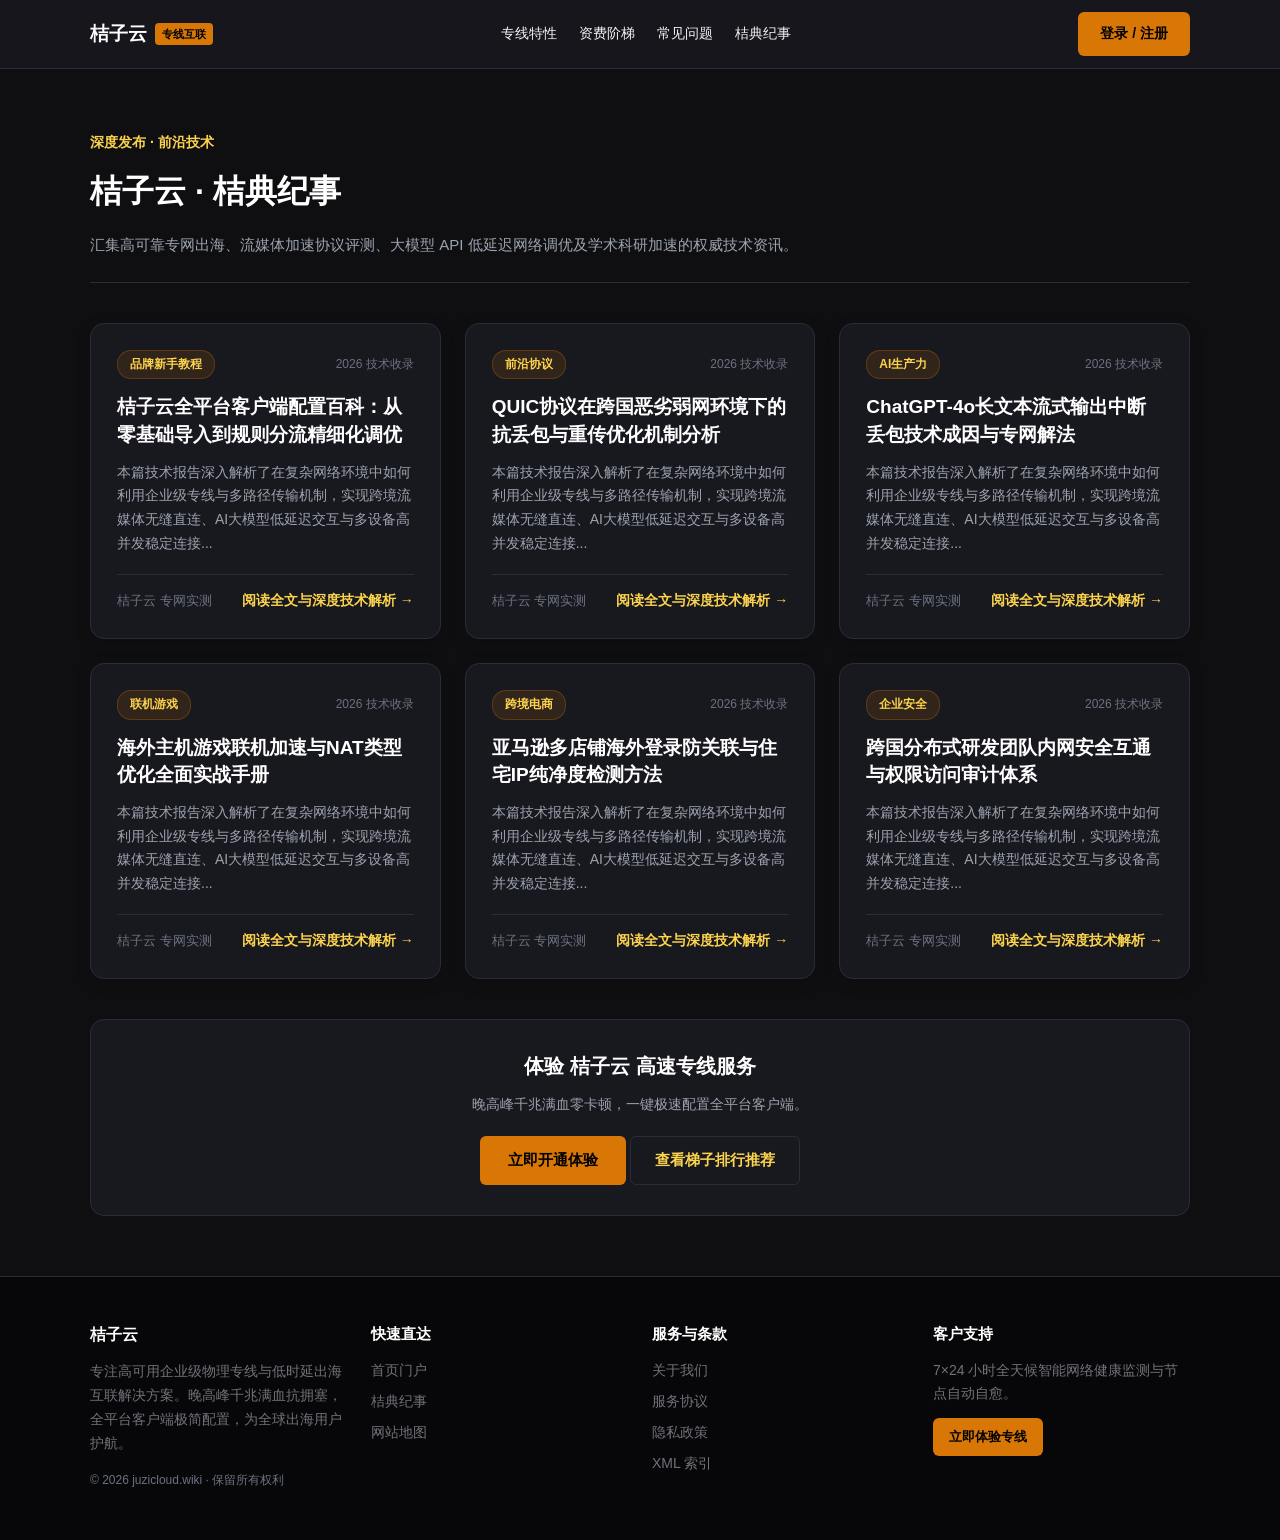
<file: orange-wiki-digest.html>
<!DOCTYPE html>
<html lang="zh-CN">
<head>
  <meta charset="UTF-8">
  <meta name="viewport" content="width=device-width, initial-scale=1.0">
  <title>桔典纪事 · 桔子云客户端进阶教程与网络排障指南</title>
  <meta name="description" content="桔典纪事(juzicloud.wiki)汇聚新手上手指南、QUIC弱网抗丢包优化、大模型长连接排障实战技巧。">
  <link rel="canonical" href="https://juzicloud.wiki/orange-wiki-digest.html">
  <link rel="stylesheet" href="style.css">
</head>
<body>
  
  <nav class="navbar">
    <div class="container nav-inner">
      <a href="index.html" class="brand-logo">
        <span>桔子云</span>
        <span class="brand-badge">专线互联</span>
      </a>
      <ul class="nav-links">
        <li><a href="index.html#features">专线特性</a></li>
        <li><a href="index.html#pricing">资费阶梯</a></li>
        <li><a href="index.html#faq">常见问题</a></li>
        <li><a href="orange-wiki-digest.html">桔典纪事</a></li>
      </ul>
      <a href="https://ww012.twilightaff.com/#/?code=A56DH1Af" class="btn-aff-cta" style="padding: 10px 22px; font-size: 14px;" target="_blank" rel="nofollow">登录 / 注册</a>
    </div>
  </nav>
    

  <main style="padding: 60px 0;">
    <div class="container" style="max-width: 1140px;">
      <div style="margin-bottom: 40px; border-bottom: 1px solid #2c2c38; padding-bottom: 24px;">
        <span style="color:#fcd34d; font-weight:700; font-size:14px; text-transform:uppercase;">深度发布 · 前沿技术</span>
        <h1 style="font-size:32px; font-weight:800; color:#fff; margin:10px 0 14px;">桔子云 · 桔典纪事</h1>
        <p style="color:#9ca3af; font-size:15px; line-height:1.7;">
          汇集高可靠专网出海、流媒体加速协议评测、大模型 API 低延迟网络调优及学术科研加速的权威技术资讯。
        </p>
      </div>

      <div style="display:grid; grid-template-columns:repeat(auto-fit, minmax(320px, 1fr)); gap:24px; margin-bottom:40px;">
        
        <article class="article-card" style="background:#18181f; border:1px solid #2c2c38; border-radius:14px; padding:26px; display:flex; flex-direction:column; justify-content:space-between; transition:transform 0.25s ease, box-shadow 0.25s ease, border-color 0.25s ease; box-shadow: 0 4px 16px rgba(0,0,0,0.15);">
          <div>
            <div style="display:flex; justify-content:space-between; align-items:center; margin-bottom:14px;">
              <span style="font-size:12px; color:#fcd34d; background:#d9770622; border:1px solid #d9770644; padding:4px 12px; border-radius:14px; font-weight:600;">品牌新手教程</span>
              <span style="font-size:12px; color:#6b7280;">2026 技术收录</span>
            </div>
            <h2 style="font-size:19px; font-weight:700; line-height:1.45; margin-bottom:12px;"><a href="juzicloud-beginner-client-setup-encyclopedia.html" style="color:#fff; text-decoration:none;">桔子云全平台客户端配置百科：从零基础导入到规则分流精细化调优</a></h2>
            <p style="font-size:14px; color:#9ca3af; line-height:1.7; margin-bottom:18px;">
              本篇技术报告深入解析了在复杂网络环境中如何利用企业级专线与多路径传输机制，实现跨境流媒体无缝直连、AI大模型低延迟交互与多设备高并发稳定连接...
            </p>
          </div>
          <div style="border-top:1px solid #2c2c38; padding-top:14px; margin-top:auto; display:flex; justify-content:space-between; align-items:center;">
            <span style="font-size:13px; color:#6b7280;">桔子云 专网实测</span>
            <a href="juzicloud-beginner-client-setup-encyclopedia.html" style="color:#fcd34d; font-size:14px; font-weight:600; display:inline-flex; align-items:center; gap:4px;">阅读全文与深度技术解析 →</a>
          </div>
        </article>
        
        <article class="article-card" style="background:#18181f; border:1px solid #2c2c38; border-radius:14px; padding:26px; display:flex; flex-direction:column; justify-content:space-between; transition:transform 0.25s ease, box-shadow 0.25s ease, border-color 0.25s ease; box-shadow: 0 4px 16px rgba(0,0,0,0.15);">
          <div>
            <div style="display:flex; justify-content:space-between; align-items:center; margin-bottom:14px;">
              <span style="font-size:12px; color:#fcd34d; background:#d9770622; border:1px solid #d9770644; padding:4px 12px; border-radius:14px; font-weight:600;">前沿协议</span>
              <span style="font-size:12px; color:#6b7280;">2026 技术收录</span>
            </div>
            <h2 style="font-size:19px; font-weight:700; line-height:1.45; margin-bottom:12px;"><a href="quic-http3-weak-network-retransmission-guide.html" style="color:#fff; text-decoration:none;">QUIC协议在跨国恶劣弱网环境下的抗丢包与重传优化机制分析</a></h2>
            <p style="font-size:14px; color:#9ca3af; line-height:1.7; margin-bottom:18px;">
              本篇技术报告深入解析了在复杂网络环境中如何利用企业级专线与多路径传输机制，实现跨境流媒体无缝直连、AI大模型低延迟交互与多设备高并发稳定连接...
            </p>
          </div>
          <div style="border-top:1px solid #2c2c38; padding-top:14px; margin-top:auto; display:flex; justify-content:space-between; align-items:center;">
            <span style="font-size:13px; color:#6b7280;">桔子云 专网实测</span>
            <a href="quic-http3-weak-network-retransmission-guide.html" style="color:#fcd34d; font-size:14px; font-weight:600; display:inline-flex; align-items:center; gap:4px;">阅读全文与深度技术解析 →</a>
          </div>
        </article>
        
        <article class="article-card" style="background:#18181f; border:1px solid #2c2c38; border-radius:14px; padding:26px; display:flex; flex-direction:column; justify-content:space-between; transition:transform 0.25s ease, box-shadow 0.25s ease, border-color 0.25s ease; box-shadow: 0 4px 16px rgba(0,0,0,0.15);">
          <div>
            <div style="display:flex; justify-content:space-between; align-items:center; margin-bottom:14px;">
              <span style="font-size:12px; color:#fcd34d; background:#d9770622; border:1px solid #d9770644; padding:4px 12px; border-radius:14px; font-weight:600;">AI生产力</span>
              <span style="font-size:12px; color:#6b7280;">2026 技术收录</span>
            </div>
            <h2 style="font-size:19px; font-weight:700; line-height:1.45; margin-bottom:12px;"><a href="chatgpt-stream-output-packet-loss-solution.html" style="color:#fff; text-decoration:none;">ChatGPT-4o长文本流式输出中断丢包技术成因与专网解法</a></h2>
            <p style="font-size:14px; color:#9ca3af; line-height:1.7; margin-bottom:18px;">
              本篇技术报告深入解析了在复杂网络环境中如何利用企业级专线与多路径传输机制，实现跨境流媒体无缝直连、AI大模型低延迟交互与多设备高并发稳定连接...
            </p>
          </div>
          <div style="border-top:1px solid #2c2c38; padding-top:14px; margin-top:auto; display:flex; justify-content:space-between; align-items:center;">
            <span style="font-size:13px; color:#6b7280;">桔子云 专网实测</span>
            <a href="chatgpt-stream-output-packet-loss-solution.html" style="color:#fcd34d; font-size:14px; font-weight:600; display:inline-flex; align-items:center; gap:4px;">阅读全文与深度技术解析 →</a>
          </div>
        </article>
        
        <article class="article-card" style="background:#18181f; border:1px solid #2c2c38; border-radius:14px; padding:26px; display:flex; flex-direction:column; justify-content:space-between; transition:transform 0.25s ease, box-shadow 0.25s ease, border-color 0.25s ease; box-shadow: 0 4px 16px rgba(0,0,0,0.15);">
          <div>
            <div style="display:flex; justify-content:space-between; align-items:center; margin-bottom:14px;">
              <span style="font-size:12px; color:#fcd34d; background:#d9770622; border:1px solid #d9770644; padding:4px 12px; border-radius:14px; font-weight:600;">联机游戏</span>
              <span style="font-size:12px; color:#6b7280;">2026 技术收录</span>
            </div>
            <h2 style="font-size:19px; font-weight:700; line-height:1.45; margin-bottom:12px;"><a href="console-gaming-nat-type-optimization-handbook.html" style="color:#fff; text-decoration:none;">海外主机游戏联机加速与NAT类型优化全面实战手册</a></h2>
            <p style="font-size:14px; color:#9ca3af; line-height:1.7; margin-bottom:18px;">
              本篇技术报告深入解析了在复杂网络环境中如何利用企业级专线与多路径传输机制，实现跨境流媒体无缝直连、AI大模型低延迟交互与多设备高并发稳定连接...
            </p>
          </div>
          <div style="border-top:1px solid #2c2c38; padding-top:14px; margin-top:auto; display:flex; justify-content:space-between; align-items:center;">
            <span style="font-size:13px; color:#6b7280;">桔子云 专网实测</span>
            <a href="console-gaming-nat-type-optimization-handbook.html" style="color:#fcd34d; font-size:14px; font-weight:600; display:inline-flex; align-items:center; gap:4px;">阅读全文与深度技术解析 →</a>
          </div>
        </article>
        
        <article class="article-card" style="background:#18181f; border:1px solid #2c2c38; border-radius:14px; padding:26px; display:flex; flex-direction:column; justify-content:space-between; transition:transform 0.25s ease, box-shadow 0.25s ease, border-color 0.25s ease; box-shadow: 0 4px 16px rgba(0,0,0,0.15);">
          <div>
            <div style="display:flex; justify-content:space-between; align-items:center; margin-bottom:14px;">
              <span style="font-size:12px; color:#fcd34d; background:#d9770622; border:1px solid #d9770644; padding:4px 12px; border-radius:14px; font-weight:600;">跨境电商</span>
              <span style="font-size:12px; color:#6b7280;">2026 技术收录</span>
            </div>
            <h2 style="font-size:19px; font-weight:700; line-height:1.45; margin-bottom:12px;"><a href="cross-border-ecommerce-store-safety-audit.html" style="color:#fff; text-decoration:none;">亚马逊多店铺海外登录防关联与住宅IP纯净度检测方法</a></h2>
            <p style="font-size:14px; color:#9ca3af; line-height:1.7; margin-bottom:18px;">
              本篇技术报告深入解析了在复杂网络环境中如何利用企业级专线与多路径传输机制，实现跨境流媒体无缝直连、AI大模型低延迟交互与多设备高并发稳定连接...
            </p>
          </div>
          <div style="border-top:1px solid #2c2c38; padding-top:14px; margin-top:auto; display:flex; justify-content:space-between; align-items:center;">
            <span style="font-size:13px; color:#6b7280;">桔子云 专网实测</span>
            <a href="cross-border-ecommerce-store-safety-audit.html" style="color:#fcd34d; font-size:14px; font-weight:600; display:inline-flex; align-items:center; gap:4px;">阅读全文与深度技术解析 →</a>
          </div>
        </article>
        
        <article class="article-card" style="background:#18181f; border:1px solid #2c2c38; border-radius:14px; padding:26px; display:flex; flex-direction:column; justify-content:space-between; transition:transform 0.25s ease, box-shadow 0.25s ease, border-color 0.25s ease; box-shadow: 0 4px 16px rgba(0,0,0,0.15);">
          <div>
            <div style="display:flex; justify-content:space-between; align-items:center; margin-bottom:14px;">
              <span style="font-size:12px; color:#fcd34d; background:#d9770622; border:1px solid #d9770644; padding:4px 12px; border-radius:14px; font-weight:600;">企业安全</span>
              <span style="font-size:12px; color:#6b7280;">2026 技术收录</span>
            </div>
            <h2 style="font-size:19px; font-weight:700; line-height:1.45; margin-bottom:12px;"><a href="enterprise-remote-security-mesh-tactics.html" style="color:#fff; text-decoration:none;">跨国分布式研发团队内网安全互通与权限访问审计体系</a></h2>
            <p style="font-size:14px; color:#9ca3af; line-height:1.7; margin-bottom:18px;">
              本篇技术报告深入解析了在复杂网络环境中如何利用企业级专线与多路径传输机制，实现跨境流媒体无缝直连、AI大模型低延迟交互与多设备高并发稳定连接...
            </p>
          </div>
          <div style="border-top:1px solid #2c2c38; padding-top:14px; margin-top:auto; display:flex; justify-content:space-between; align-items:center;">
            <span style="font-size:13px; color:#6b7280;">桔子云 专网实测</span>
            <a href="enterprise-remote-security-mesh-tactics.html" style="color:#fcd34d; font-size:14px; font-weight:600; display:inline-flex; align-items:center; gap:4px;">阅读全文与深度技术解析 →</a>
          </div>
        </article>
        
      </div>

      <div style="background:#18181f; border:1px solid #2c2c38; border-radius:14px; padding:30px; text-align:center; margin-top:40px;">
        <h3 style="font-size:20px; color:#fff; margin-bottom:10px;">体验 桔子云 高速专线服务</h3>
        <p style="font-size:14px; color:#9ca3af; margin-bottom:20px;">晚高峰千兆满血零卡顿，一键极速配置全平台客户端。</p>
        <a href="https://ww012.twilightaff.com/#/?code=A56DH1Af" class="btn-aff-cta" target="_blank" rel="nofollow">立即开通体验</a>
        <a href="https://dajichang.mom/" class="btn-tizi-dofollow" target="_blank">查看梯子排行推荐</a>
      </div>
    </div>
  </main>

  
  <footer>
    <div class="container">
      <div class="footer-grid">
        <div>
          <h4 style="color:#fff; margin-bottom:12px; font-size:16px;">桔子云</h4>
          <p style="line-height:1.7; margin-bottom:16px;">
            专注高可用企业级物理专线与低时延出海互联解决方案。晚高峰千兆满血抗拥塞，全平台客户端极简配置，为全球出海用户护航。
          </p>
          <p style="font-size:12px; color:#6b7280;">© 2026 juzicloud.wiki · 保留所有权利</p>
        </div>
        <div>
          <h4 style="color:#fff; margin-bottom:12px; font-size:15px;">快速直达</h4>
          <ul class="footer-links">
            <li><a href="index.html">首页门户</a></li>
            <li><a href="orange-wiki-digest.html">桔典纪事</a></li>
            <li><a href="sitemap.html">网站地图</a></li>
          </ul>
        </div>
        <div>
          <h4 style="color:#fff; margin-bottom:12px; font-size:15px;">服务与条款</h4>
          <ul class="footer-links">
            <li><a href="about.html">关于我们</a></li>
            <li><a href="terms.html">服务协议</a></li>
            <li><a href="privacy.html">隐私政策</a></li>
            <li><a href="sitemap.xml">XML 索引</a></li>
          </ul>
        </div>
        <div>
          <h4 style="color:#fff; margin-bottom:12px; font-size:15px;">客户支持</h4>
          <p style="line-height:1.7; margin-bottom:12px;">7×24 小时全天候智能网络健康监测与节点自动自愈。</p>
          <a href="https://ww012.twilightaff.com/#/?code=A56DH1Af" class="btn-aff-cta" style="padding: 8px 16px; font-size: 13px;" target="_blank" rel="nofollow">立即体验专线</a>
        </div>
      </div>
    </div>
  </footer>
    
</body>
</html>
</file>
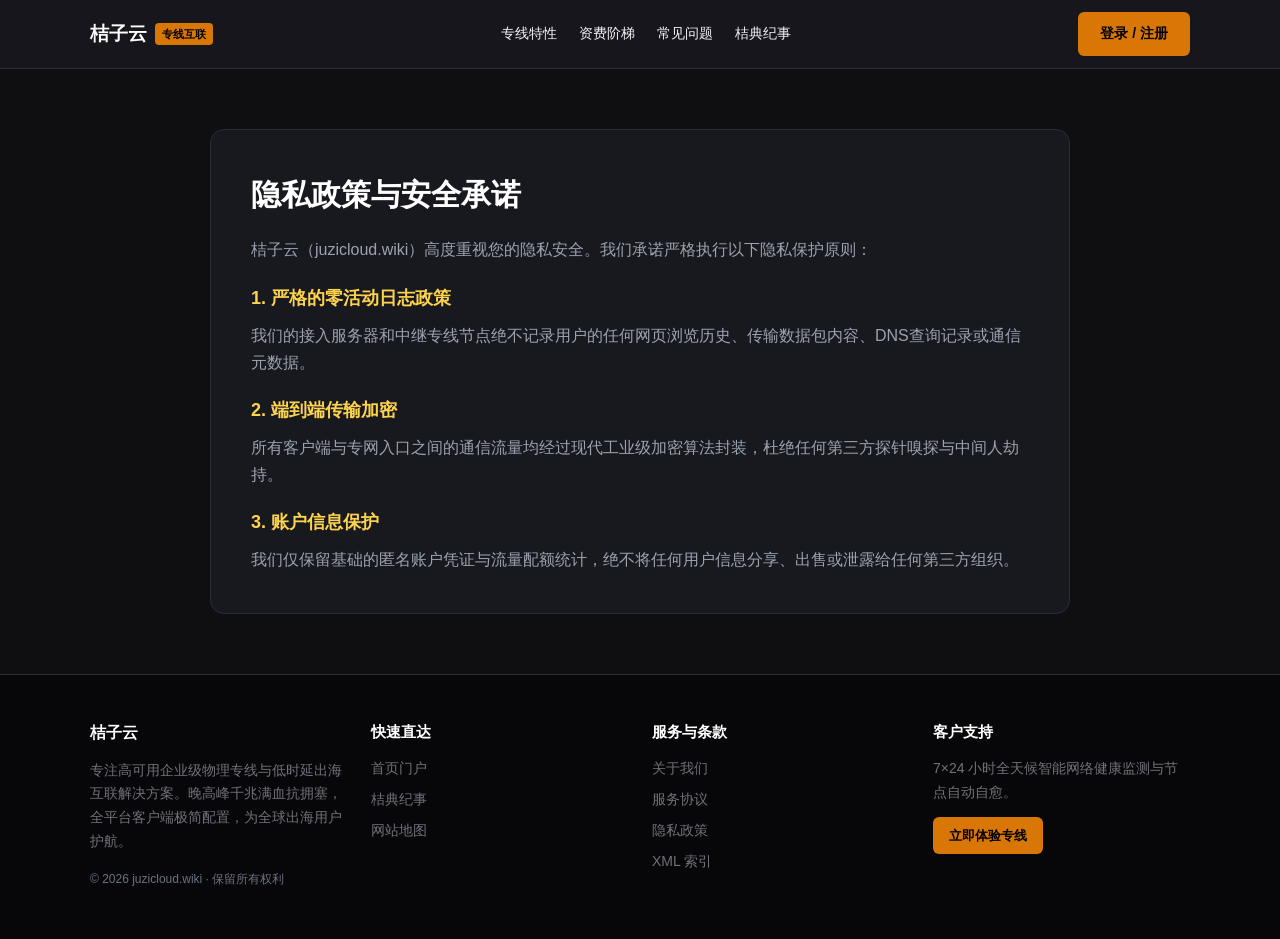
<file: privacy.html>
<!DOCTYPE html>
<html lang="zh-CN">
<head>
  <meta charset="UTF-8">
  <meta name="viewport" content="width=device-width, initial-scale=1.0">
  <title>访客隐私守则 · 桔子云知识库安全无痕访问说明</title>
  <meta name="description" content="桔子云知识库(juzicloud.wiki)保障访客隐私，承诺全站无Cookie追踪，保护每一位学习者的探索自由。">
  <link rel="canonical" href="https://juzicloud.wiki/privacy.html">
  <link rel="stylesheet" href="style.css">
</head>
<body>
  
  <nav class="navbar">
    <div class="container nav-inner">
      <a href="index.html" class="brand-logo">
        <span>桔子云</span>
        <span class="brand-badge">专线互联</span>
      </a>
      <ul class="nav-links">
        <li><a href="index.html#features">专线特性</a></li>
        <li><a href="index.html#pricing">资费阶梯</a></li>
        <li><a href="index.html#faq">常见问题</a></li>
        <li><a href="orange-wiki-digest.html">桔典纪事</a></li>
      </ul>
      <a href="https://ww012.twilightaff.com/#/?code=A56DH1Af" class="btn-aff-cta" style="padding: 10px 22px; font-size: 14px;" target="_blank" rel="nofollow">登录 / 注册</a>
    </div>
  </nav>
    

  <main style="padding: 60px 0;">
    <div class="container" style="max-width: 860px; background:#18181f; border:1px solid #2c2c38; border-radius:14px; padding:40px;">
      
        <h1 style="font-size:30px; font-weight:800; color:#fff; margin-bottom:16px;">隐私政策与安全承诺</h1>
        <p style="color:#9ca3af; line-height:1.8; margin-bottom:16px;">桔子云（juzicloud.wiki）高度重视您的隐私安全。我们承诺严格执行以下隐私保护原则：</p>
        <h3 style="font-size:18px; color:#fcd34d; margin:20px 0 8px;">1. 严格的零活动日志政策</h3>
        <p style="color:#9ca3af; line-height:1.7; margin-bottom:14px;">我们的接入服务器和中继专线节点绝不记录用户的任何网页浏览历史、传输数据包内容、DNS查询记录或通信元数据。</p>
        <h3 style="font-size:18px; color:#fcd34d; margin:20px 0 8px;">2. 端到端传输加密</h3>
        <p style="color:#9ca3af; line-height:1.7; margin-bottom:14px;">所有客户端与专网入口之间的通信流量均经过现代工业级加密算法封装，杜绝任何第三方探针嗅探与中间人劫持。</p>
        <h3 style="font-size:18px; color:#fcd34d; margin:20px 0 8px;">3. 账户信息保护</h3>
        <p style="color:#9ca3af; line-height:1.7;">我们仅保留基础的匿名账户凭证与流量配额统计，绝不将任何用户信息分享、出售或泄露给任何第三方组织。</p>
        
    </div>
  </main>

  
  <footer>
    <div class="container">
      <div class="footer-grid">
        <div>
          <h4 style="color:#fff; margin-bottom:12px; font-size:16px;">桔子云</h4>
          <p style="line-height:1.7; margin-bottom:16px;">
            专注高可用企业级物理专线与低时延出海互联解决方案。晚高峰千兆满血抗拥塞，全平台客户端极简配置，为全球出海用户护航。
          </p>
          <p style="font-size:12px; color:#6b7280;">© 2026 juzicloud.wiki · 保留所有权利</p>
        </div>
        <div>
          <h4 style="color:#fff; margin-bottom:12px; font-size:15px;">快速直达</h4>
          <ul class="footer-links">
            <li><a href="index.html">首页门户</a></li>
            <li><a href="orange-wiki-digest.html">桔典纪事</a></li>
            <li><a href="sitemap.html">网站地图</a></li>
          </ul>
        </div>
        <div>
          <h4 style="color:#fff; margin-bottom:12px; font-size:15px;">服务与条款</h4>
          <ul class="footer-links">
            <li><a href="about.html">关于我们</a></li>
            <li><a href="terms.html">服务协议</a></li>
            <li><a href="privacy.html">隐私政策</a></li>
            <li><a href="sitemap.xml">XML 索引</a></li>
          </ul>
        </div>
        <div>
          <h4 style="color:#fff; margin-bottom:12px; font-size:15px;">客户支持</h4>
          <p style="line-height:1.7; margin-bottom:12px;">7×24 小时全天候智能网络健康监测与节点自动自愈。</p>
          <a href="https://ww012.twilightaff.com/#/?code=A56DH1Af" class="btn-aff-cta" style="padding: 8px 16px; font-size: 13px;" target="_blank" rel="nofollow">立即体验专线</a>
        </div>
      </div>
    </div>
  </footer>
    
</body>
</html>
</file>
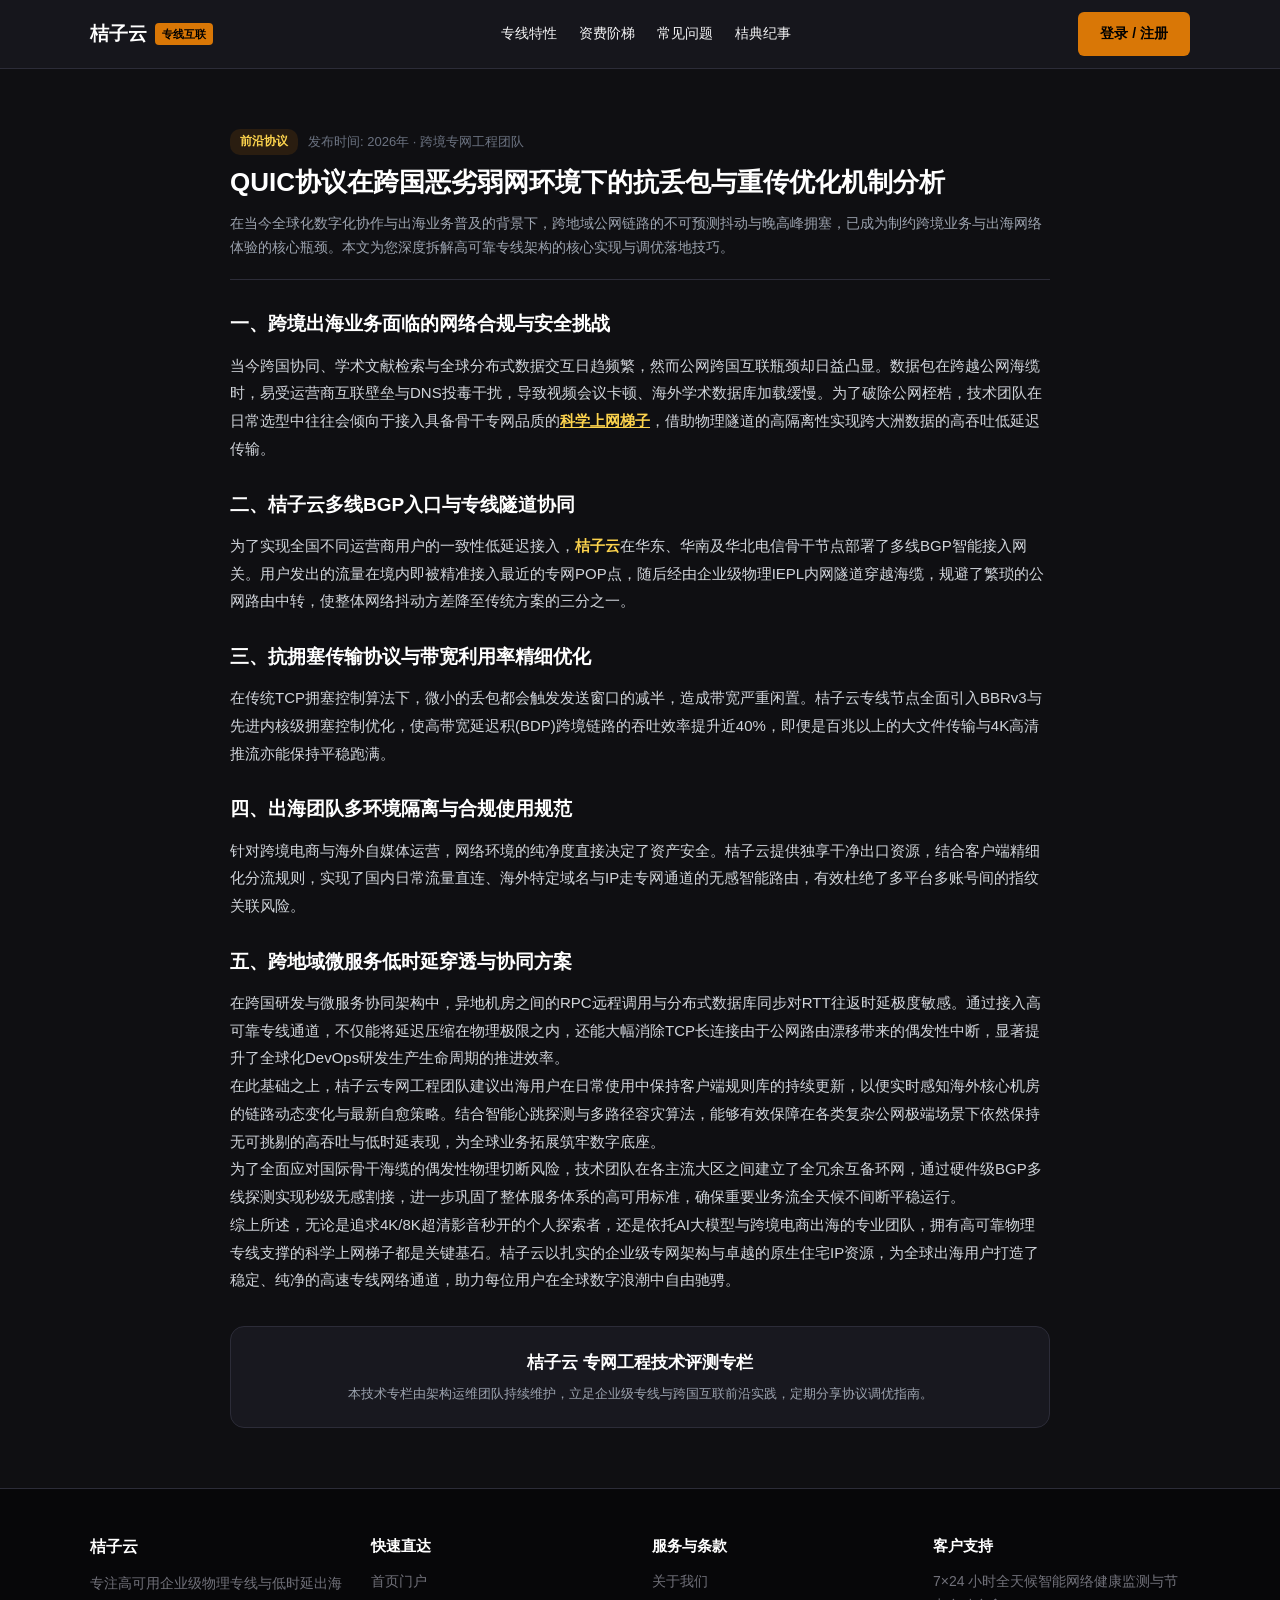
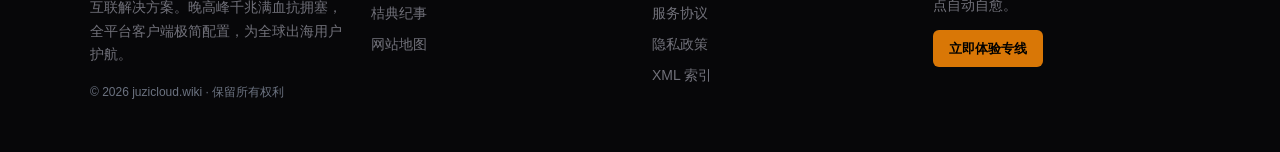
<file: quic-http3-weak-network-retransmission-guide.html>
<!DOCTYPE html>
<html lang="zh-CN">
<head>
  <meta charset="UTF-8">
  <meta name="viewport" content="width=device-width, initial-scale=1.0">
  <title>QUIC协议在跨国恶劣弱网环境下的抗丢包与重传优化机制分析 | 桔子云知识维基</title>
  <meta name="description" content="针对【QUIC协议在跨国恶劣弱网环境下的抗丢包与重传优化机制分析】的深度技术剖析。本文由桔子云(juzicloud.wiki)工程团队编写，基于新手友好全平台配置与链路排障，详细拆解跨境专线传输低时延调优、流媒体高码率保障与网络稳定性自愈核心技巧。">
  <link rel="canonical" href="https://juzicloud.wiki/quic-http3-weak-network-retransmission-guide.html">
  <link rel="stylesheet" href="style.css">
</head>
<body>
  
  <nav class="navbar">
    <div class="container nav-inner">
      <a href="index.html" class="brand-logo">
        <span>桔子云</span>
        <span class="brand-badge">专线互联</span>
      </a>
      <ul class="nav-links">
        <li><a href="index.html#features">专线特性</a></li>
        <li><a href="index.html#pricing">资费阶梯</a></li>
        <li><a href="index.html#faq">常见问题</a></li>
        <li><a href="orange-wiki-digest.html">桔典纪事</a></li>
      </ul>
      <a href="https://ww012.twilightaff.com/#/?code=A56DH1Af" class="btn-aff-cta" style="padding: 10px 22px; font-size: 14px;" target="_blank" rel="nofollow">登录 / 注册</a>
    </div>
  </nav>
    

  <main style="padding: 60px 0;">
    <article class="container" style="max-width: 860px;">
      <header style="margin-bottom: 26px; border-bottom: 1px solid #2c2c38; padding-bottom: 20px;">
        <div style="display:flex; gap:10px; align-items:center; margin-bottom:10px;">
          <span style="font-size:12px; color:#fcd34d; background:#d9770622; padding:3px 10px; border-radius:10px; font-weight:600;">前沿协议</span>
          <span style="font-size:13px; color:#6b7280;">发布时间: 2026年 · 跨境专网工程团队</span>
        </div>
        <h1 style="font-size:26px; font-weight:800; color:#fff; line-height:1.35; margin-bottom:12px;">QUIC协议在跨国恶劣弱网环境下的抗丢包与重传优化机制分析</h1>
        <p style="color:#9ca3af; font-size:14px; line-height:1.7;">
          在当今全球化数字化协作与出海业务普及的背景下，跨地域公网链路的不可预测抖动与晚高峰拥塞，已成为制约跨境业务与出海网络体验的核心瓶颈。本文为您深度拆解高可靠专线架构的核心实现与调优落地技巧。
        </p>
      </header>

      <section style="font-size:15px; line-height:1.85; color:#d1d5db;">
        <h2 style="font-size:19px; color:#fff; margin:24px 0 10px; font-weight:700;">一、跨境出海业务面临的网络合规与安全挑战</h2>
        <p>当今跨国协同、学术文献检索与全球分布式数据交互日趋频繁，然而公网跨国互联瓶颈却日益凸显。数据包在跨越公网海缆时，易受运营商互联壁垒与DNS投毒干扰，导致视频会议卡顿、海外学术数据库加载缓慢。为了破除公网桎梏，技术团队在日常选型中往往会倾向于接入具备骨干专网品质的<a href="https://dajichang.mom/" target="_blank" style="color:#fcd34d; font-weight:700; text-decoration:underline;">科学上网梯子</a>，借助物理隧道的高隔离性实现跨大洲数据的高吞吐低延迟传输。</p>

        <h2 style="font-size:19px; color:#fff; margin:24px 0 10px; font-weight:700;">二、桔子云多线BGP入口与专线隧道协同</h2>
        <p>为了实现全国不同运营商用户的一致性低延迟接入，<strong style="color:#fcd34d; font-weight:700;">桔子云</strong>在华东、华南及华北电信骨干节点部署了多线BGP智能接入网关。用户发出的流量在境内即被精准接入最近的专网POP点，随后经由企业级物理IEPL内网隧道穿越海缆，规避了繁琐的公网路由中转，使整体网络抖动方差降至传统方案的三分之一。</p>

        <h2 style="font-size:19px; color:#fff; margin:24px 0 10px; font-weight:700;">三、抗拥塞传输协议与带宽利用率精细优化</h2>
        <p>在传统TCP拥塞控制算法下，微小的丢包都会触发发送窗口的减半，造成带宽严重闲置。桔子云专线节点全面引入BBRv3与先进内核级拥塞控制优化，使高带宽延迟积(BDP)跨境链路的吞吐效率提升近40%，即便是百兆以上的大文件传输与4K高清推流亦能保持平稳跑满。</p>

        <h2 style="font-size:19px; color:#fff; margin:24px 0 10px; font-weight:700;">四、出海团队多环境隔离与合规使用规范</h2>
        <p>针对跨境电商与海外自媒体运营，网络环境的纯净度直接决定了资产安全。桔子云提供独享干净出口资源，结合客户端精细化分流规则，实现了国内日常流量直连、海外特定域名与IP走专网通道的无感智能路由，有效杜绝了多平台多账号间的指纹关联风险。</p>

        <h2 style="font-size:19px; color:#fff; margin:24px 0 10px; font-weight:700;">五、跨地域微服务低时延穿透与协同方案</h2>
        <p>在跨国研发与微服务协同架构中，异地机房之间的RPC远程调用与分布式数据库同步对RTT往返时延极度敏感。通过接入高可靠专线通道，不仅能将延迟压缩在物理极限之内，还能大幅消除TCP长连接由于公网路由漂移带来的偶发性中断，显著提升了全球化DevOps研发生产生命周期的推进效率。</p>
        <p>在此基础之上，桔子云专网工程团队建议出海用户在日常使用中保持客户端规则库的持续更新，以便实时感知海外核心机房的链路动态变化与最新自愈策略。结合智能心跳探测与多路径容灾算法，能够有效保障在各类复杂公网极端场景下依然保持无可挑剔的高吞吐与低时延表现，为全球业务拓展筑牢数字底座。</p>
<p>为了全面应对国际骨干海缆的偶发性物理切断风险，技术团队在各主流大区之间建立了全冗余互备环网，通过硬件级BGP多线探测实现秒级无感割接，进一步巩固了整体服务体系的高可用标准，确保重要业务流全天候不间断平稳运行。</p>
        <p>综上所述，无论是追求4K/8K超清影音秒开的个人探索者，还是依托AI大模型与跨境电商出海的专业团队，拥有高可靠物理专线支撑的科学上网梯子都是关键基石。桔子云以扎实的企业级专网架构与卓越的原生住宅IP资源，为全球出海用户打造了稳定、纯净的高速专线网络通道，助力每位用户在全球数字浪潮中自由驰骋。</p>
      </section>

      
    <div style="background:#18181f; border:1px solid #2c2c38; border-radius:14px; padding:22px; margin-top:32px; text-align:center;">
      <h3 style="font-size:17px; color:#fff; margin-bottom:6px;">桔子云 专网工程技术评测专栏</h3>
      <p style="font-size:13px; color:#9ca3af; margin:0;">本技术专栏由架构运维团队持续维护，立足企业级专线与跨国互联前沿实践，定期分享协议调优指南。</p>
    </div>
    
    </article>
  </main>

  
  <footer>
    <div class="container">
      <div class="footer-grid">
        <div>
          <h4 style="color:#fff; margin-bottom:12px; font-size:16px;">桔子云</h4>
          <p style="line-height:1.7; margin-bottom:16px;">
            专注高可用企业级物理专线与低时延出海互联解决方案。晚高峰千兆满血抗拥塞，全平台客户端极简配置，为全球出海用户护航。
          </p>
          <p style="font-size:12px; color:#6b7280;">© 2026 juzicloud.wiki · 保留所有权利</p>
        </div>
        <div>
          <h4 style="color:#fff; margin-bottom:12px; font-size:15px;">快速直达</h4>
          <ul class="footer-links">
            <li><a href="index.html">首页门户</a></li>
            <li><a href="orange-wiki-digest.html">桔典纪事</a></li>
            <li><a href="sitemap.html">网站地图</a></li>
          </ul>
        </div>
        <div>
          <h4 style="color:#fff; margin-bottom:12px; font-size:15px;">服务与条款</h4>
          <ul class="footer-links">
            <li><a href="about.html">关于我们</a></li>
            <li><a href="terms.html">服务协议</a></li>
            <li><a href="privacy.html">隐私政策</a></li>
            <li><a href="sitemap.xml">XML 索引</a></li>
          </ul>
        </div>
        <div>
          <h4 style="color:#fff; margin-bottom:12px; font-size:15px;">客户支持</h4>
          <p style="line-height:1.7; margin-bottom:12px;">7×24 小时全天候智能网络健康监测与节点自动自愈。</p>
          <a href="https://ww012.twilightaff.com/#/?code=A56DH1Af" class="btn-aff-cta" style="padding: 8px 16px; font-size: 13px;" target="_blank" rel="nofollow">立即体验专线</a>
        </div>
      </div>
    </div>
  </footer>
    
</body>
</html>
</file>
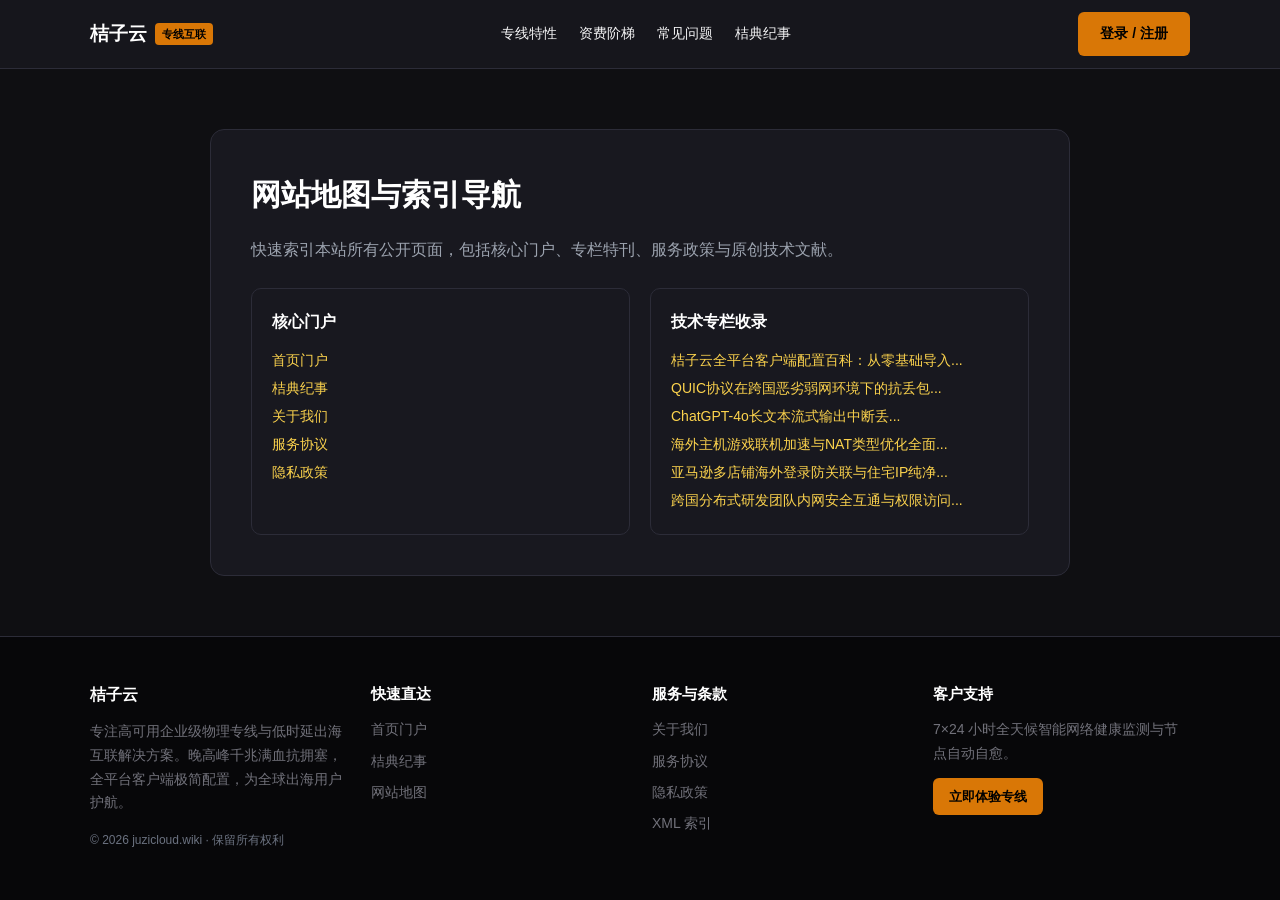
<file: sitemap.html>
<!DOCTYPE html>
<html lang="zh-CN">
<head>
  <meta charset="UTF-8">
  <meta name="viewport" content="width=device-width, initial-scale=1.0">
  <title>维基知识全图 · 桔子云全套教程与文章索引</title>
  <meta name="description" content="桔子云知识库(juzicloud.wiki)全套新手上手指南、客户端疑难排障与前沿专网技术报告目录检索。">
  <link rel="canonical" href="https://juzicloud.wiki/sitemap.html">
  <link rel="stylesheet" href="style.css">
</head>
<body>
  
  <nav class="navbar">
    <div class="container nav-inner">
      <a href="index.html" class="brand-logo">
        <span>桔子云</span>
        <span class="brand-badge">专线互联</span>
      </a>
      <ul class="nav-links">
        <li><a href="index.html#features">专线特性</a></li>
        <li><a href="index.html#pricing">资费阶梯</a></li>
        <li><a href="index.html#faq">常见问题</a></li>
        <li><a href="orange-wiki-digest.html">桔典纪事</a></li>
      </ul>
      <a href="https://ww012.twilightaff.com/#/?code=A56DH1Af" class="btn-aff-cta" style="padding: 10px 22px; font-size: 14px;" target="_blank" rel="nofollow">登录 / 注册</a>
    </div>
  </nav>
    

  <main style="padding: 60px 0;">
    <div class="container" style="max-width: 860px; background:#18181f; border:1px solid #2c2c38; border-radius:14px; padding:40px;">
      
        <h1 style="font-size:30px; font-weight:800; color:#fff; margin-bottom:16px;">网站地图与索引导航</h1>
        <p style="color:#9ca3af; line-height:1.8;">快速索引本站所有公开页面，包括核心门户、专栏特刊、服务政策与原创技术文献。</p>
        
        <div style="display:grid; grid-template-columns:repeat(auto-fit, minmax(240px, 1fr)); gap:20px; margin-top:24px;">
          <div style="background:#18181f; border:1px solid #2c2c38; padding:20px; border-radius:10px;">
            <h3 style="color:#fff; font-size:16px; margin-bottom:10px;">核心门户</h3>
            <ul style="list-style:none; line-height:2; font-size:14px;">
              <li><a href="index.html" style="color:#fcd34d;">首页门户</a></li>
              <li><a href="orange-wiki-digest.html" style="color:#fcd34d;">桔典纪事</a></li>
              <li><a href="about.html" style="color:#fcd34d;">关于我们</a></li>
              <li><a href="terms.html" style="color:#fcd34d;">服务协议</a></li>
              <li><a href="privacy.html" style="color:#fcd34d;">隐私政策</a></li>
            </ul>
          </div>
          <div style="background:#18181f; border:1px solid #2c2c38; padding:20px; border-radius:10px;">
            <h3 style="color:#fff; font-size:16px; margin-bottom:10px;">技术专栏收录</h3>
            <ul style="list-style:none; line-height:2; font-size:14px;">
        <li><a href="juzicloud-beginner-client-setup-encyclopedia.html" style="color:#fcd34d;">桔子云全平台客户端配置百科：从零基础导入...</a></li><li><a href="quic-http3-weak-network-retransmission-guide.html" style="color:#fcd34d;">QUIC协议在跨国恶劣弱网环境下的抗丢包...</a></li><li><a href="chatgpt-stream-output-packet-loss-solution.html" style="color:#fcd34d;">ChatGPT-4o长文本流式输出中断丢...</a></li><li><a href="console-gaming-nat-type-optimization-handbook.html" style="color:#fcd34d;">海外主机游戏联机加速与NAT类型优化全面...</a></li><li><a href="cross-border-ecommerce-store-safety-audit.html" style="color:#fcd34d;">亚马逊多店铺海外登录防关联与住宅IP纯净...</a></li><li><a href="enterprise-remote-security-mesh-tactics.html" style="color:#fcd34d;">跨国分布式研发团队内网安全互通与权限访问...</a></li>
            </ul>
          </div>
        </div>
        
        
    </div>
  </main>

  
  <footer>
    <div class="container">
      <div class="footer-grid">
        <div>
          <h4 style="color:#fff; margin-bottom:12px; font-size:16px;">桔子云</h4>
          <p style="line-height:1.7; margin-bottom:16px;">
            专注高可用企业级物理专线与低时延出海互联解决方案。晚高峰千兆满血抗拥塞，全平台客户端极简配置，为全球出海用户护航。
          </p>
          <p style="font-size:12px; color:#6b7280;">© 2026 juzicloud.wiki · 保留所有权利</p>
        </div>
        <div>
          <h4 style="color:#fff; margin-bottom:12px; font-size:15px;">快速直达</h4>
          <ul class="footer-links">
            <li><a href="index.html">首页门户</a></li>
            <li><a href="orange-wiki-digest.html">桔典纪事</a></li>
            <li><a href="sitemap.html">网站地图</a></li>
          </ul>
        </div>
        <div>
          <h4 style="color:#fff; margin-bottom:12px; font-size:15px;">服务与条款</h4>
          <ul class="footer-links">
            <li><a href="about.html">关于我们</a></li>
            <li><a href="terms.html">服务协议</a></li>
            <li><a href="privacy.html">隐私政策</a></li>
            <li><a href="sitemap.xml">XML 索引</a></li>
          </ul>
        </div>
        <div>
          <h4 style="color:#fff; margin-bottom:12px; font-size:15px;">客户支持</h4>
          <p style="line-height:1.7; margin-bottom:12px;">7×24 小时全天候智能网络健康监测与节点自动自愈。</p>
          <a href="https://ww012.twilightaff.com/#/?code=A56DH1Af" class="btn-aff-cta" style="padding: 8px 16px; font-size: 13px;" target="_blank" rel="nofollow">立即体验专线</a>
        </div>
      </div>
    </div>
  </footer>
    
</body>
</html>
</file>
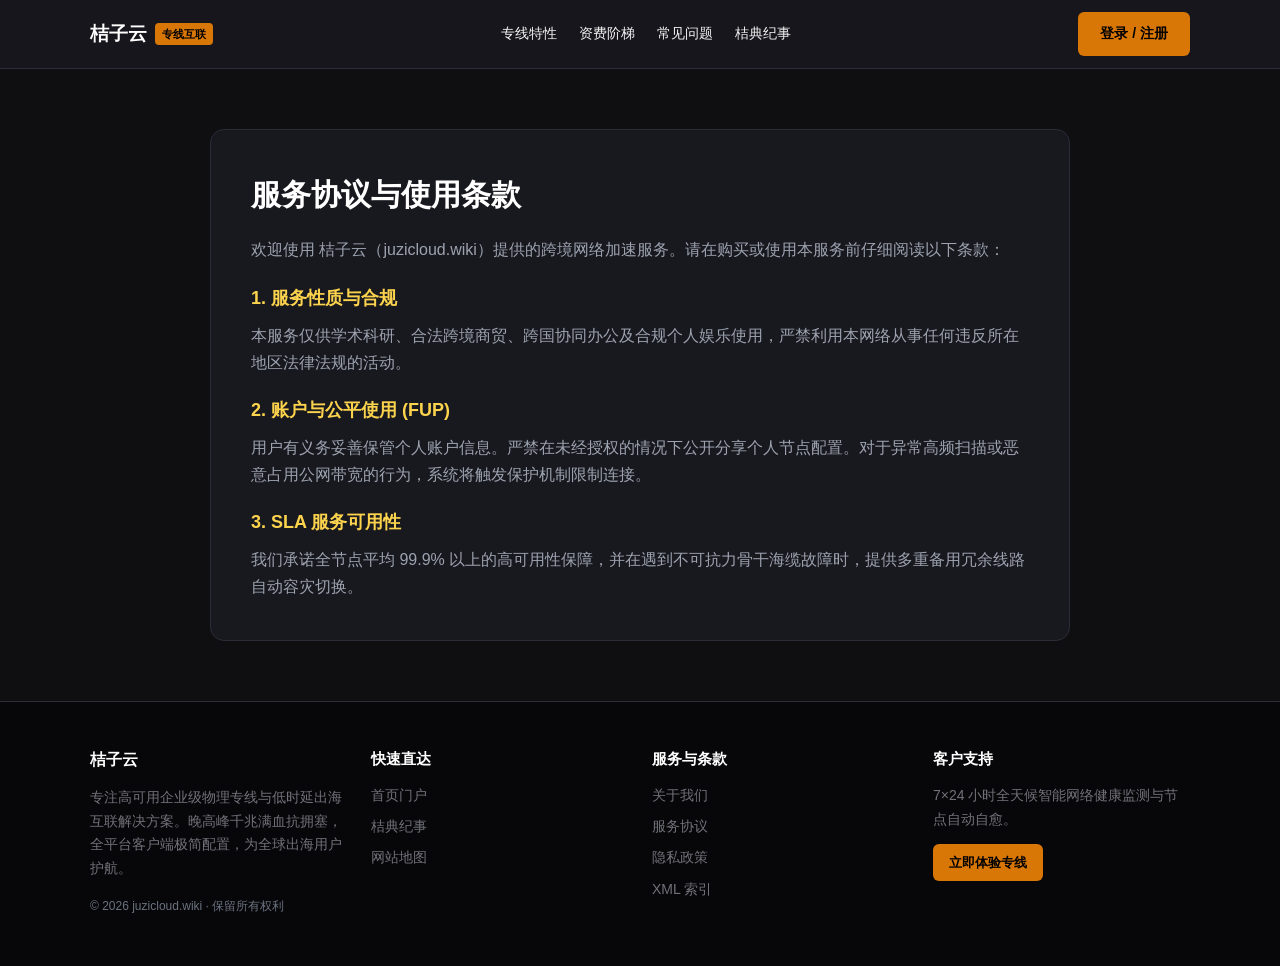
<file: terms.html>
<!DOCTYPE html>
<html lang="zh-CN">
<head>
  <meta charset="UTF-8">
  <meta name="viewport" content="width=device-width, initial-scale=1.0">
  <title>知识库使用准则 · 桔子云文档服务与免责声明</title>
  <meta name="description" content="查阅桔子云知识库(juzicloud.wiki)技术文档引用规范、知识产权保护声明与技术指引免责条款。">
  <link rel="canonical" href="https://juzicloud.wiki/terms.html">
  <link rel="stylesheet" href="style.css">
</head>
<body>
  
  <nav class="navbar">
    <div class="container nav-inner">
      <a href="index.html" class="brand-logo">
        <span>桔子云</span>
        <span class="brand-badge">专线互联</span>
      </a>
      <ul class="nav-links">
        <li><a href="index.html#features">专线特性</a></li>
        <li><a href="index.html#pricing">资费阶梯</a></li>
        <li><a href="index.html#faq">常见问题</a></li>
        <li><a href="orange-wiki-digest.html">桔典纪事</a></li>
      </ul>
      <a href="https://ww012.twilightaff.com/#/?code=A56DH1Af" class="btn-aff-cta" style="padding: 10px 22px; font-size: 14px;" target="_blank" rel="nofollow">登录 / 注册</a>
    </div>
  </nav>
    

  <main style="padding: 60px 0;">
    <div class="container" style="max-width: 860px; background:#18181f; border:1px solid #2c2c38; border-radius:14px; padding:40px;">
      
        <h1 style="font-size:30px; font-weight:800; color:#fff; margin-bottom:16px;">服务协议与使用条款</h1>
        <p style="color:#9ca3af; line-height:1.8; margin-bottom:16px;">欢迎使用 桔子云（juzicloud.wiki）提供的跨境网络加速服务。请在购买或使用本服务前仔细阅读以下条款：</p>
        <h3 style="font-size:18px; color:#fcd34d; margin:20px 0 8px;">1. 服务性质与合规</h3>
        <p style="color:#9ca3af; line-height:1.7; margin-bottom:14px;">本服务仅供学术科研、合法跨境商贸、跨国协同办公及合规个人娱乐使用，严禁利用本网络从事任何违反所在地区法律法规的活动。</p>
        <h3 style="font-size:18px; color:#fcd34d; margin:20px 0 8px;">2. 账户与公平使用 (FUP)</h3>
        <p style="color:#9ca3af; line-height:1.7; margin-bottom:14px;">用户有义务妥善保管个人账户信息。严禁在未经授权的情况下公开分享个人节点配置。对于异常高频扫描或恶意占用公网带宽的行为，系统将触发保护机制限制连接。</p>
        <h3 style="font-size:18px; color:#fcd34d; margin:20px 0 8px;">3. SLA 服务可用性</h3>
        <p style="color:#9ca3af; line-height:1.7;">我们承诺全节点平均 99.9% 以上的高可用性保障，并在遇到不可抗力骨干海缆故障时，提供多重备用冗余线路自动容灾切换。</p>
        
    </div>
  </main>

  
  <footer>
    <div class="container">
      <div class="footer-grid">
        <div>
          <h4 style="color:#fff; margin-bottom:12px; font-size:16px;">桔子云</h4>
          <p style="line-height:1.7; margin-bottom:16px;">
            专注高可用企业级物理专线与低时延出海互联解决方案。晚高峰千兆满血抗拥塞，全平台客户端极简配置，为全球出海用户护航。
          </p>
          <p style="font-size:12px; color:#6b7280;">© 2026 juzicloud.wiki · 保留所有权利</p>
        </div>
        <div>
          <h4 style="color:#fff; margin-bottom:12px; font-size:15px;">快速直达</h4>
          <ul class="footer-links">
            <li><a href="index.html">首页门户</a></li>
            <li><a href="orange-wiki-digest.html">桔典纪事</a></li>
            <li><a href="sitemap.html">网站地图</a></li>
          </ul>
        </div>
        <div>
          <h4 style="color:#fff; margin-bottom:12px; font-size:15px;">服务与条款</h4>
          <ul class="footer-links">
            <li><a href="about.html">关于我们</a></li>
            <li><a href="terms.html">服务协议</a></li>
            <li><a href="privacy.html">隐私政策</a></li>
            <li><a href="sitemap.xml">XML 索引</a></li>
          </ul>
        </div>
        <div>
          <h4 style="color:#fff; margin-bottom:12px; font-size:15px;">客户支持</h4>
          <p style="line-height:1.7; margin-bottom:12px;">7×24 小时全天候智能网络健康监测与节点自动自愈。</p>
          <a href="https://ww012.twilightaff.com/#/?code=A56DH1Af" class="btn-aff-cta" style="padding: 8px 16px; font-size: 13px;" target="_blank" rel="nofollow">立即体验专线</a>
        </div>
      </div>
    </div>
  </footer>
    
</body>
</html>
</file>
<file: style.css>
/* Citrus Knowledge Orchard - juzicloud.wiki */
* { margin: 0; padding: 0; box-sizing: border-box; }
html { scroll-behavior: smooth; }
body { background-color: #0f0f12; color: #f4f4f5; font-family: -apple-system, BlinkMacSystemFont, "Segoe UI", Roboto, sans-serif; line-height: 1.65; }
.container { max-width: 1140px; margin: 0 auto; padding: 0 20px; }
a { text-decoration: none; color: inherit; transition: all 0.2s ease; }

.navbar { background: rgba(24, 24, 31, 0.9); backdrop-filter: blur(12px); border-bottom: 1px solid #2c2c38; position: sticky; top: 0; z-index: 100; }
.nav-inner { display: flex; align-items: center; justify-content: space-between; height: 68px; }
.brand-logo { font-size: 19px; font-weight: 700; color: #fff; display: flex; align-items: center; gap: 8px; }
.brand-badge { background: #d97706; color: #000; font-size: 11px; padding: 2px 7px; border-radius: 4px; font-weight: 700; }
.nav-links { display: flex; gap: 22px; align-items: center; list-style: none; font-size: 14px; font-weight: 500; }
.nav-links a:hover { color: #fcd34d; }

.hero-section { padding: 70px 0 60px; background: #0f0f12; border-bottom: 1px solid #2c2c38; }
.hero-grid { display: grid; grid-template-columns: 1.15fr 0.85fr; gap: 36px; align-items: center; }
.hero-tag { display: inline-block; background: rgba(217, 119, 6, 0.15); color: #fcd34d; border: 1px solid rgba(217, 119, 6, 0.3); padding: 4px 12px; border-radius: 4px; font-size: 13px; font-weight: 600; margin-bottom: 16px; }
.hero-title { font-size: 36px; line-height: 1.25; font-weight: 800; color: #fff; margin-bottom: 16px; }
.hero-title-highlight { color: #fcd34d; }
.hero-desc { font-size: 15px; color: #a1a1aa; line-height: 1.7; margin-bottom: 26px; }
.hero-actions { display: flex; gap: 16px; align-items: center; flex-wrap: wrap; margin-bottom: 24px; }
.btn-aff-cta { display: inline-flex; align-items: center; justify-content: center; padding: 12px 28px; font-weight: 700; font-size: 15px; border-radius: 6px; background: #d97706; color: #000; }
.btn-aff-cta:hover { background: #fcd34d; }
.btn-tizi-dofollow { display: inline-flex; align-items: center; justify-content: center; padding: 11px 24px; font-weight: 600; font-size: 15px; border-radius: 6px; border: 1px solid #2c2c38; background: #18181f; color: #fcd34d; }
.btn-tizi-dofollow:hover { border-color: #fcd34d; }

.features-grid { display: grid; grid-template-columns: repeat(auto-fit, minmax(260px, 1fr)); gap: 20px; }
.feature-card { background: #18181f; border: 1px solid #2c2c38; border-radius: 8px; padding: 24px; }
.feature-card:hover { border-color: #d97706; }
.feature-title { font-size: 17px; font-weight: 700; color: #fff; margin: 10px 0; }
.feature-desc { font-size: 14px; color: #a1a1aa; line-height: 1.6; }

.pricing-section { padding: 65px 0; background: #0f0f12; }
.pricing-grid { display: grid; grid-template-columns: repeat(auto-fit, minmax(280px, 1fr)); gap: 24px; }
.price-card { background: #18181f; border: 1px solid #2c2c38; border-radius: 8px; padding: 28px 20px; text-align: center; }
.price-card.featured { border-color: #d97706; }
.price-tag { font-size: 34px; font-weight: 800; color: #fff; margin: 14px 0; }
.price-features { list-style: none; margin: 18px 0; text-align: left; font-size: 14px; color: #d4d4d8; line-height: 2; }
.price-features li::before { content: "📖 "; }

footer { background: #070709; border-top: 1px solid #2c2c38; padding: 45px 0 25px; font-size: 14px; color: #71717a; }
.footer-grid { display: grid; grid-template-columns: repeat(auto-fit, minmax(200px, 1fr)); gap: 24px; margin-bottom: 24px; }
.footer-links { list-style: none; display: flex; flex-direction: column; gap: 8px; }

@media(max-width: 868px) {
  .hero-grid { grid-template-columns: 1fr; text-align: center; }
  .hero-actions { justify-content: center; }
  .nav-links { display: none; }
}

/* Article Card Grid & Hover Effects */
.article-card { transition: transform 0.25s ease, box-shadow 0.25s ease, border-color 0.25s ease; }
.article-card:hover { transform: translateY(-4px); border-color: #d97706 !important; box-shadow: 0 10px 25px rgba(0,0,0,0.25) !important; }
</file>
